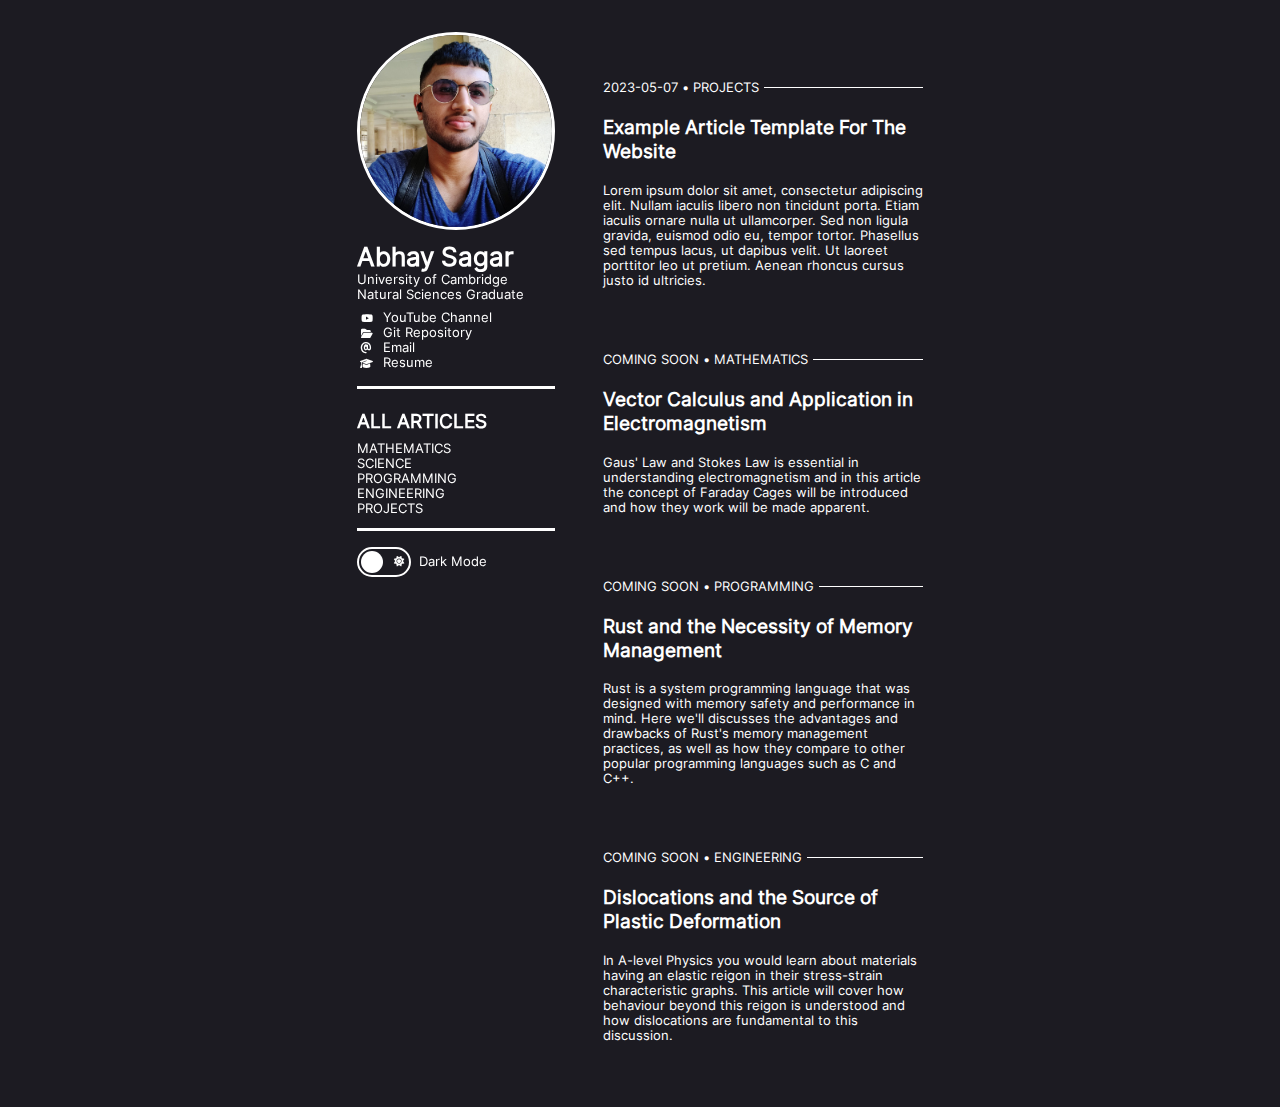
<file: index.html>
<!DOCTYPE html>
<html lang="en">

<head>
	<title>Homepage - Abhay Sagar</title>
	<link rel="icon" type="image/x-icon" href="assets/circle.png">

	<link rel="stylesheet" href="assets/styles_fonts.css">
	<link rel="stylesheet" href="assets/styles_home.css">

	<meta name="viewport" content="width=device-width, initial-scale=1.0">

	<meta charset="UTF-8" />
	
	<meta name="darkreader-lock">
</head>

<body>
	<div>
		<a href="#main" class="skip-to-content">Skip to Content</a>
		<header>
			<figure>
				<img src="assets/square.jpg" alt="Photo of Abhay's face" width="275">
				<figcaption>
					<h1>Abhay Sagar</h1>
					University of Cambridge<br>Natural Sciences Graduate
				</figcaption>
			</figure>
			
			<ul class="fa-ul" aria-label="Relevant External Links">					
				<li>
					<a href="https://www.youtube.com/veritasium">
					<span class="fa-li" aria-hidden="true"><i class="fa-brands fa-youtube"></i></span>
					YouTube Channel</a>
				</li>

				<li>
					<a href="https://www.github.com/delicious1341">
					<span class="fa-li" aria-hidden="true"><i class="fa-solid fa-folder-open"></i></span>
					Git Repository</a>
				</li>

				<li>
					<a href="mailto:abhaysagar.cv@gmail.com">
					<span class="fa-li" aria-hidden="true"><i class="fa-solid fa-at"></i></span>
					Email</a>
				</li>

				<li>
					<a href="./resume">
					<span class="fa-li" aria-hidden="true"><i class="fa-solid fa-graduation-cap"></i></span>
					Resume</a>
				</li>
			</ul>
		</header>
		
		<nav>
			<form id="radios" aria-label="Article Filter Links">
				<label><input type="radio" name="filters" id="all-filter" checked>All Articles</label>
				<label><input type="radio" name="filters" id="maths-filter">Mathematics</label>
				<label><input type="radio" name="filters" id="science-filter">Science</label>
				<label><input type="radio" name="filters" id="programming-filter">Programming</label>
				<label><input type="radio" name="filters" id="engineering-filter">Engineering</label>
				<label><input type="radio" name="filters" id="projects-filter" >Projects</label>
			</form>
		</nav>
		
		<aside>
			<input type="checkbox" id="dark-mode-switch" onclick="return saveDarkModePref();" tabindex="0">
			<label for="dark-mode-switch">
				<span class="checkbox-toggle">
					<i class="fa-solid fa-moon" aria-hidden="true"></i>
					<i class="fa-solid fa-sun" aria-hidden="true"></i>
					<span class="ball" aria-hidden="true"></span>
				</span>
				<span class="checkbox-label-words">Dark Mode</span>
			</label>
		</aside>
							
	</div>
		
	<main id="main">
		<ol aria-label="Published Article Links">
			<li>
				<blockquote cite="projects/example_article">
					<h2><a href="projects/example_article">Example Article Template For The Website</a></h2>
					<footer>
						<time>2023-05-07</time>
						<span aria-hidden="true"> • </span>
						<label for="projects-filter">Projects</label>
					</footer>
					Lorem ipsum dolor sit amet, consectetur adipiscing elit. Nullam iaculis libero non tincidunt porta. Etiam iaculis ornare nulla ut ullamcorper. Sed non ligula gravida, euismod odio eu, tempor tortor. Phasellus sed tempus lacus, ut dapibus velit. Ut laoreet porttitor leo ut pretium. Aenean rhoncus cursus justo id ultricies.
				</blockquote>
			</li>
		</ol>
		
		<ul aria-label="Upcoming Articles">
			<li>
				<blockquote>
					<h2>Vector Calculus and Application in Electromagnetism</h2>
					<footer>
						Coming Soon
						<span aria-hidden="true"> • </span>
						<label for="maths-filter">Mathematics</label>
					</footer>
					Gaus' Law and Stokes Law is essential in understanding electromagnetism and in this article the concept of Faraday Cages will be introduced and how they work will be made apparent.
				</blockquote>
			</li>

			<li>
				<blockquote>
					<h2>Rust and the Necessity of Memory Management</h2>
					<footer>
						Coming Soon
						<span aria-hidden="true"> • </span>
						<label for="programming-filter">Programming</label>
					</footer>
					Rust is a system programming language that was designed with memory safety and performance in mind. Here we'll discusses the advantages and drawbacks of Rust's memory management practices, as well as how they compare to other popular programming languages such as C and C++.
				</blockquote>
			</li>

			<li>
				<blockquote>
					<h2>Dislocations and the Source of Plastic Deformation</h2>
					<footer>
						Coming Soon
						<span aria-hidden="true"> • </span>
						<label for="engineering-filter">Engineering</label>
					</footer>
					In A-level Physics you would learn about materials having an elastic reigon in their stress-strain characteristic graphs. This article will cover how behaviour beyond this reigon is understood and how dislocations are fundamental to this discussion.
				</blockquote>
			</li>
		</ul>
	</main>
	<script src="assets/script_home.js"></script>
</body>
	
</html>
</file>
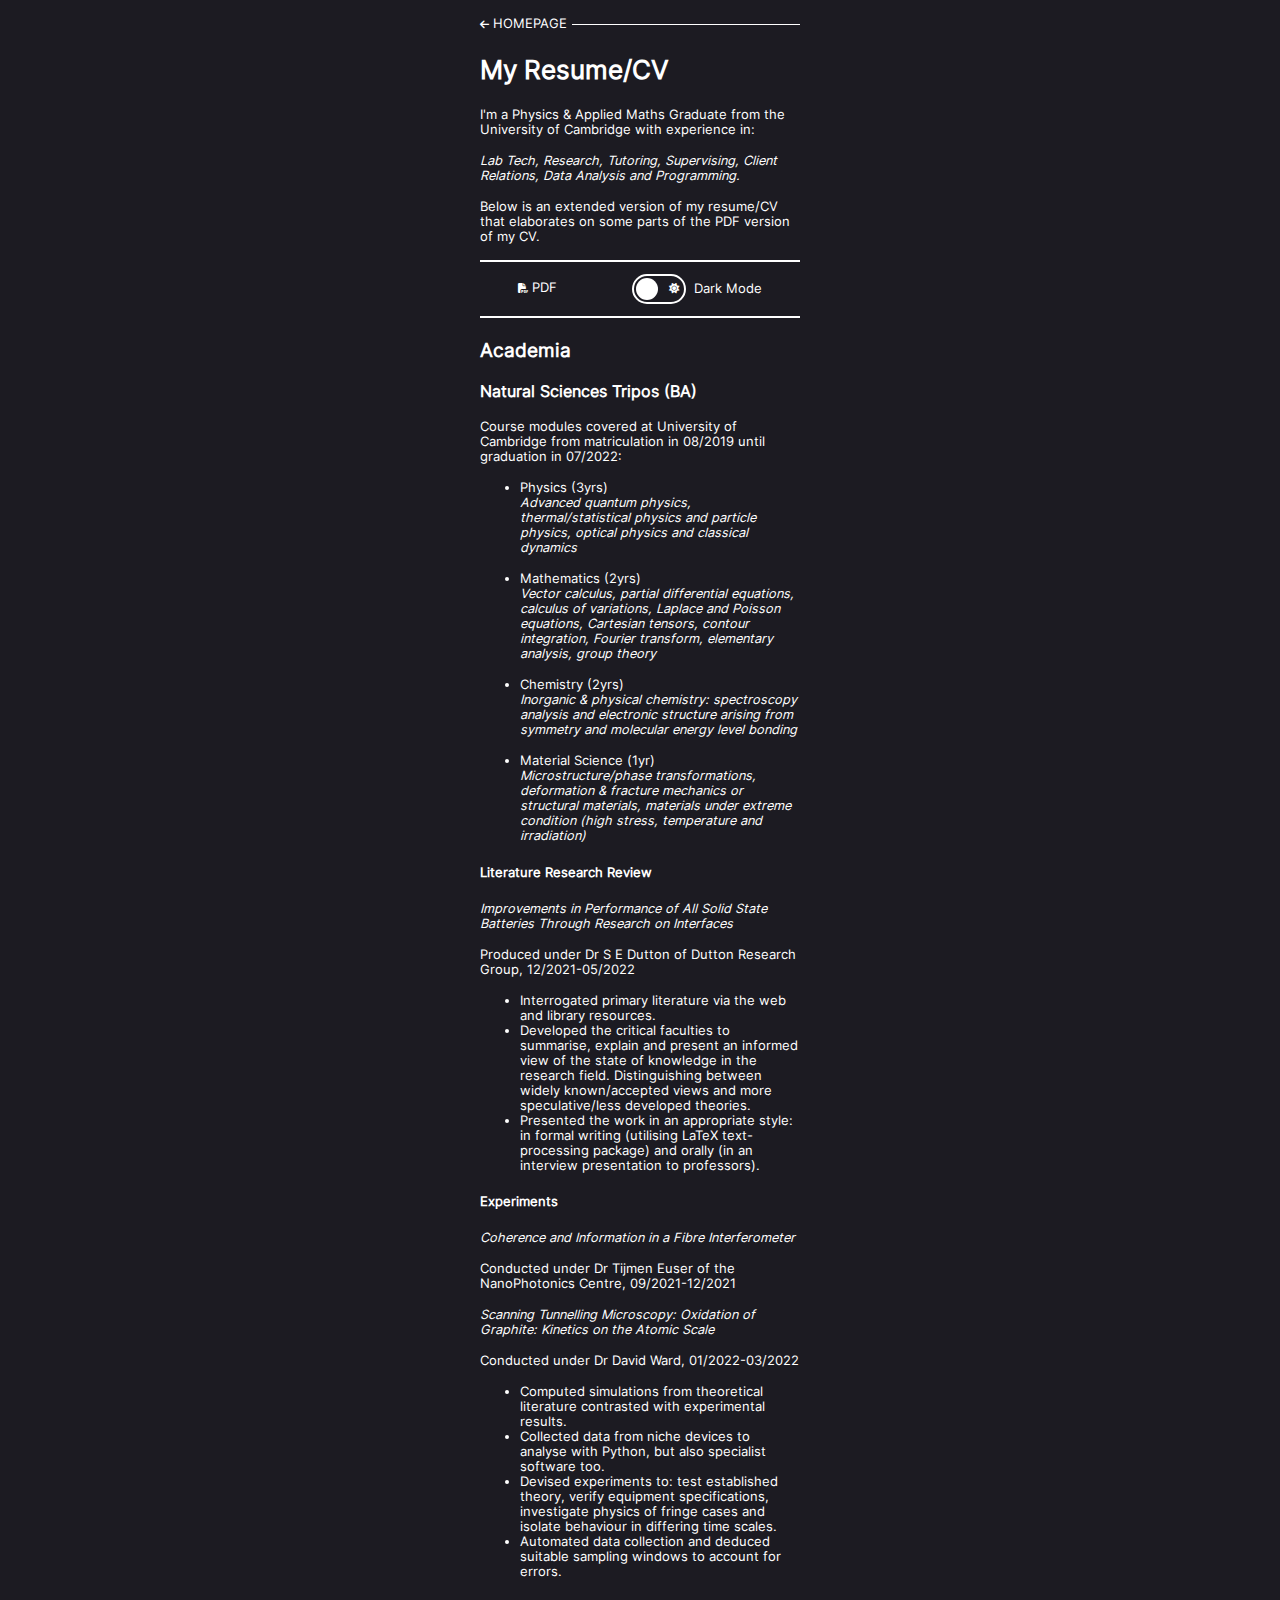
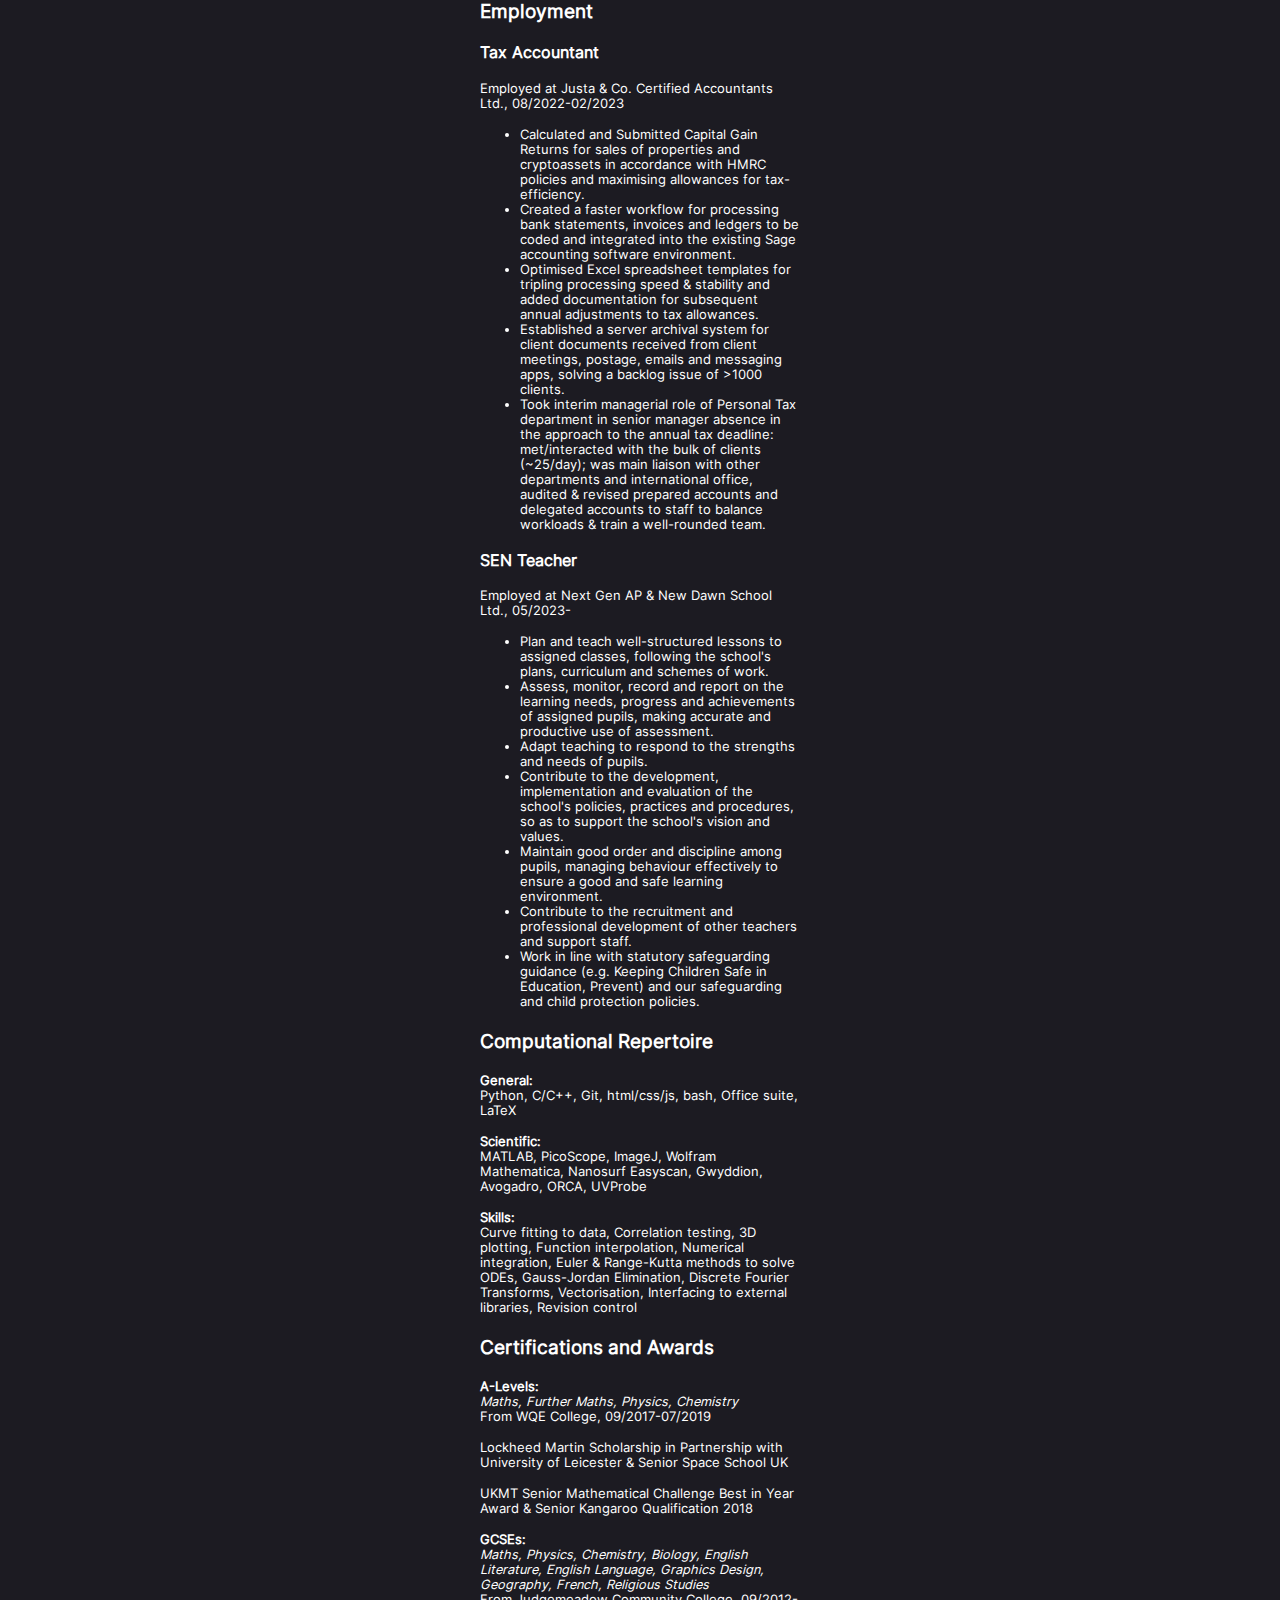
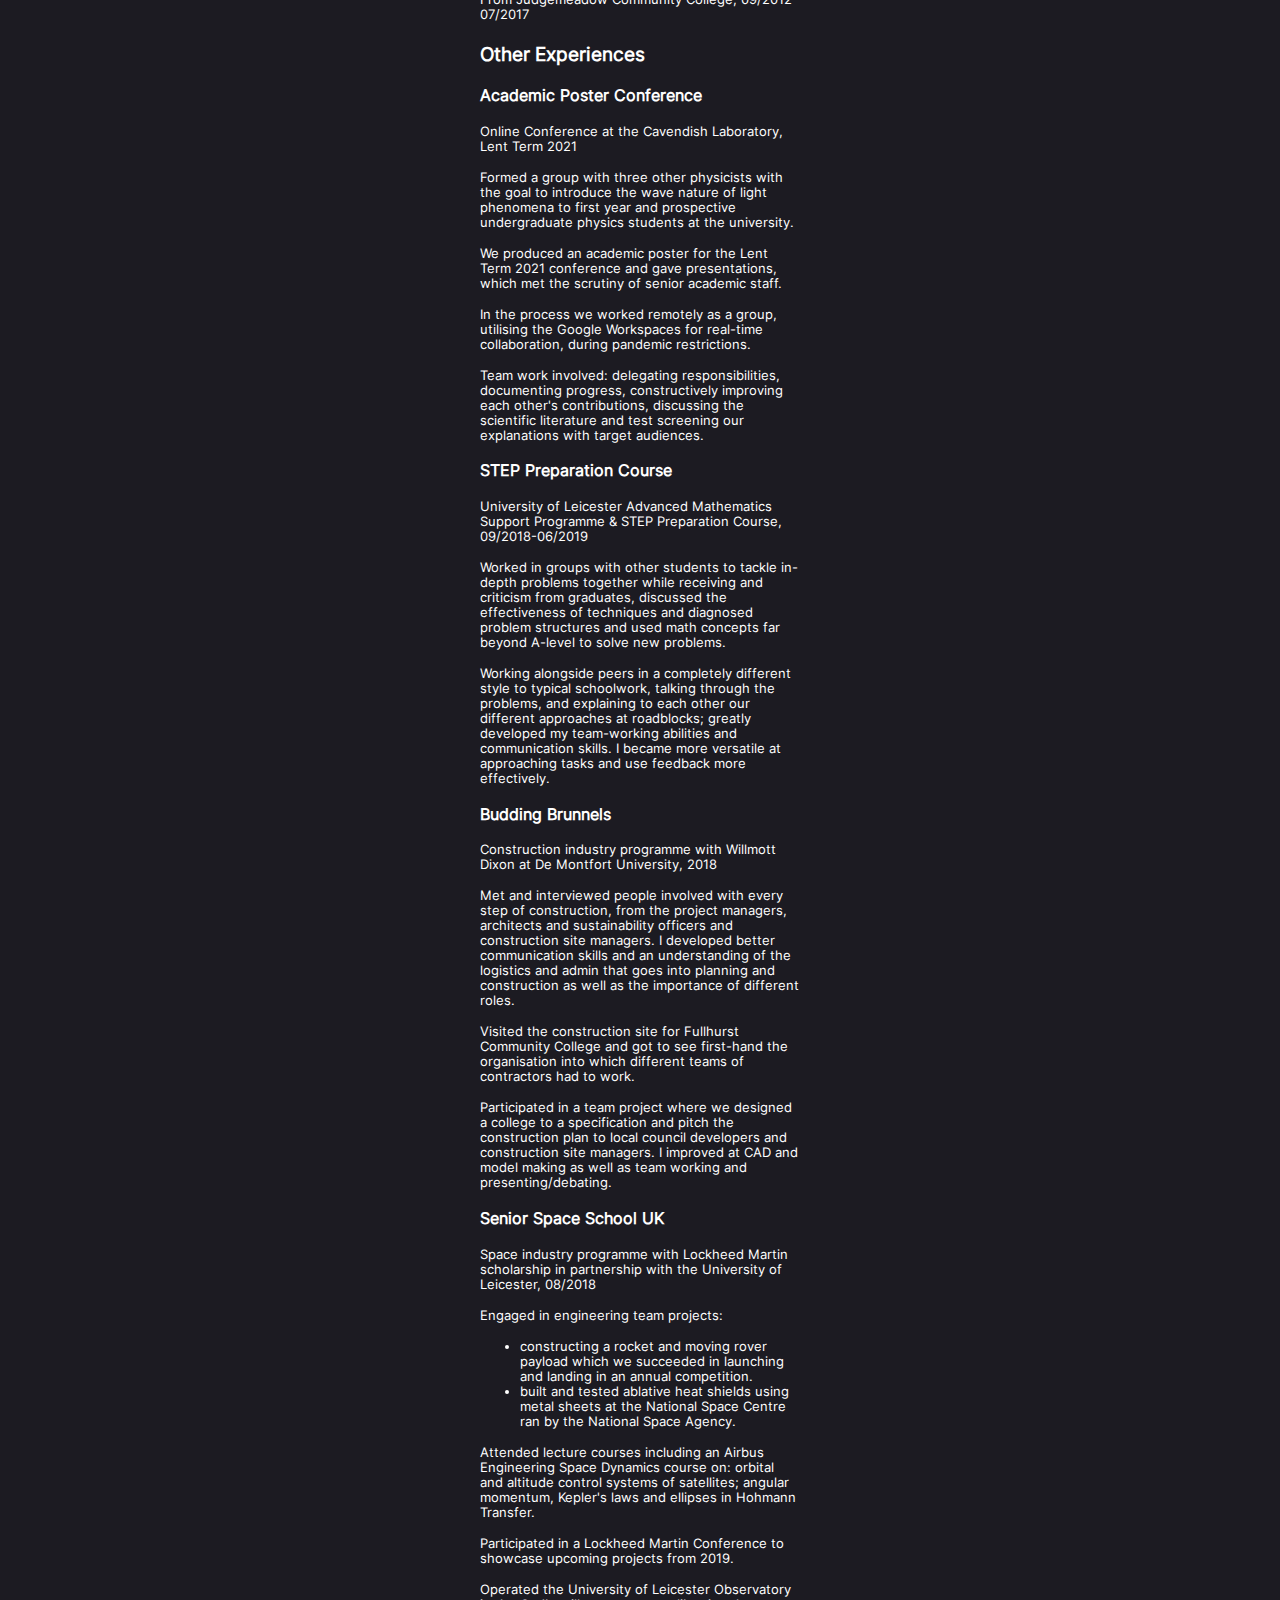
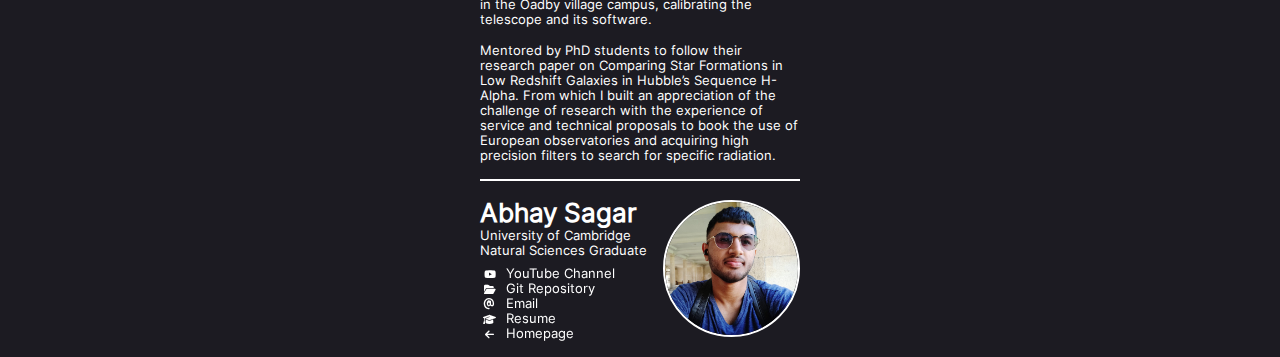
<file: resume.html>
<!DOCTYPE html>
<html lang="en">

<head>
	<title>Resume - Abhay Sagar</title>
	<link rel="icon" type="image/x-icon" href="assets/circle.png">

	<link rel="stylesheet" href="assets/styles_fonts.css">
	<link rel="stylesheet" href="assets/styles_article.css">

	<meta name="viewport" content="width=device-width, initial-scale=1.0">

	<meta charset="UTF-8" />

	<meta name="darkreader-lock">
</head>

<body>
	
	<a href="#main" class="skip-to-content">Skip to Content</a>
	<header>
		<a href="./" class="back-to-homepage">
			<i class="fa-solid fa-arrow-left" aria-hidden="true"></i>
			Homepage</a>
	</header>
	
	
	<main id="main">
		<section>
			<div>
				<h1>My Resume/CV</h1>
				<p>I'm a Physics & Applied Maths Graduate from the University of Cambridge with experience in:</p>
				<i>Lab Tech, Research, Tutoring, Supervising, Client Relations, Data Analysis and Programming.</i>
				<p>Below is an extended version of my resume/CV that elaborates on some parts of the PDF version of my CV.</p>
			</div>
		</section>

		<aside>
			<a href="resume/cv_online.pdf" class="pdf">
				<i class="fa-solid fa-file-pdf" aria-hidden="true"></i>
				PDF</a>
			
			<input type="checkbox" id="dark-mode-switch" onclick="return saveDarkModePref();" tabindex="0">
			<label for="dark-mode-switch">
				<span class="checkbox-toggle">
					<i class="fa-solid fa-moon" aria-hidden="true"></i>
					<i class="fa-solid fa-sun" aria-hidden="true"></i>
					<span class="ball" aria-hidden="true"></span>
				</span>
				<span class="checkbox-label-words">Dark Mode</span>
			</label>
			
			<input type="checkbox" id="table-of-contents-switch" onclick="" tabindex="0">
			<label for="table-of-contents-switch">
				<span class="checkbox-toggle">
					<i class="fa-solid fa-list-ol" aria-hidden="true"></i>
					<i class="fa-solid fa-bars" aria-hidden="true"></i>
					
					<span class="ball" aria-hidden="true"></span>
				</span>
				<span class="checkbox-label-words">Contents</span>
			</label>
		</aside>

		<nav>
		</nav>

		<section>
			<div>
				<h2>Academia</h2>
			</div>
				
			<section>
				<div>
					<h3>Natural Sciences Tripos (BA)</h3>
					<p>Course modules covered at University of Cambridge from matriculation in <time datetime="2019-08">08/2019</time> until graduation in <time datetime="2022-07">07/2022</time>:</p>
					<ul>
						<li>
							<p>Physics (3yrs)<br>
							<i>Advanced quantum physics, thermal/statistical physics and particle physics, optical physics and classical dynamics</i></p>
						</li>
						<li>
							<p>Mathematics (2yrs)<br>
							<i>Vector calculus, partial differential equations, calculus of variations, Laplace and Poisson equations, Cartesian tensors, contour integration, Fourier transform, elementary analysis, group theory</i></p>
						</li>
						<li>
							<p>Chemistry (2yrs)<br>
							<i>Inorganic & physical chemistry: spectroscopy analysis and electronic structure arising from symmetry and molecular energy level bonding</i></p>
						</li>
						<li>
							<p>Material Science (1yr)<br>
							<i>Microstructure/phase transformations, deformation & fracture mechanics or structural materials, materials under extreme condition (high stress, temperature and irradiation)</i></p>
						</li>
					</ul>
				</div>

				<section>
					<div>
						<h4>Literature Research Review</h4>
						<cite>Improvements in Performance of All Solid State Batteries Through Research on Interfaces</cite>
						<p>Produced under Dr S E Dutton of Dutton Research Group, <time datetime="2021-12">12/2021</time>-<time datetime="2022-05">05/2022</time></p>
						<ul>
							<li>Interrogated primary literature via the web and library resources.</li>
							<li>Developed the critical faculties to summarise, explain and present an informed view of the state of knowledge in the research field. Distinguishing between widely known/accepted views and more speculative/less developed theories.</li>
							<li>Presented the work in an appropriate style: in formal writing (utilising LaTeX text-processing package) and orally (in an interview presentation to professors).</li>
						</ul>
					</div>
				</section>

				<section>
					<div>
						<h4>Experiments</h4>
						<cite>Coherence and Information in a Fibre Interferometer</cite>
						<p>Conducted under Dr Tijmen Euser of the NanoPhotonics Centre, <time datetime="2021-09">09/2021</time>-<time datetime="2021-12">12/2021</time></p>
						<cite>Scanning Tunnelling Microscopy: Oxidation of Graphite: Kinetics on the Atomic Scale</cite>
						<p>Conducted under Dr David Ward, <time datetime="2022-01">01/2022</time>-<time datetime="2022-03">03/2022</time></p>
						<ul>
							<li>Computed simulations from theoretical literature contrasted with experimental results.</li>
							<li>Collected data from niche devices to analyse with Python, but also specialist software too.</li>
							<li>Devised experiments to: test established theory, verify equipment specifications, investigate physics of fringe cases and isolate behaviour in differing time scales.</li>
							<li>Automated data collection and deduced suitable sampling windows to account for errors.</li>
						</ul>
					</div>
				</section>
			</section>
		</section>

		<section>
			<div>
				<h2>Employment</h2>
			</div>
				
			<section>
				<div>
					<h3>Tax Accountant</h3>
					<p>Employed at Justa & Co. Certified Accountants Ltd., <time datetime="2022-08">08/2022</time>-<time datetime="2023-02">02/2023</time></p>
					<ul>
						<li>Calculated and Submitted Capital Gain Returns for sales of properties and cryptoassets in accordance with HMRC policies and maximising allowances for tax-efficiency.</li>
						<li>Created a faster workflow for processing bank statements, invoices and ledgers to be coded and integrated into the existing Sage accounting software environment.</li>
						<li>Optimised Excel spreadsheet templates for tripling processing speed & stability and added documentation for subsequent annual adjustments to tax allowances.</li>
						<li>Established a server archival system for client documents received from client meetings, postage, emails and messaging apps, solving a backlog issue of >1000 clients.</li>
						<li>Took interim managerial role of Personal Tax department in senior manager absence in the approach to the annual tax deadline: met/interacted with the bulk of clients (~25/day); was main liaison with other departments and international office, audited & revised prepared accounts and delegated accounts to staff to balance workloads & train a well-rounded team.</li>
					</ul>
				</div>
			</section>
			
			<section>
				<div>
					<h3>SEN Teacher</h3>
					<p>Employed at Next Gen AP & New Dawn School Ltd., <time datetime="2023-05">05/2023</time>-</p>
					<ul>
						<li>Plan and teach well-structured lessons to assigned classes, following the school's plans, curriculum and schemes of work.</li>
						<li>Assess, monitor, record and report on the learning needs, progress and achievements of assigned pupils, making accurate and productive use of assessment.</li>
						<li>Adapt teaching to respond to the strengths and needs of pupils.</li>
						<li>Contribute to the development, implementation and evaluation of the school's policies, practices and procedures, so as to support the school's vision and values.</li>
						<li>Maintain good order and discipline among pupils, managing behaviour effectively to ensure a good and safe learning environment.</li>
						<li>Contribute to the recruitment and professional development of other teachers and support staff.</li>
						<li>Work in line with statutory safeguarding guidance (e.g. Keeping Children Safe in Education, Prevent) and our safeguarding and child protection policies.</li>
					</ul>
				</div>
			</section>
		</section>

		<section>
			<div>
				<h2>Computational Repertoire</h2>
				<p><b>General:</b><br>Python, C/C++, Git, html/css/js, bash, Office suite, LaTeX</p>
				
				<p><b>Scientific:</b><br>MATLAB, PicoScope, ImageJ, Wolfram Mathematica, Nanosurf Easyscan, Gwyddion, Avogadro, ORCA, UVProbe</p>
				
				<p><b>Skills:</b><br>Curve fitting to data, Correlation testing, 3D plotting, Function interpolation, Numerical integration, Euler & Range-Kutta methods to solve ODEs, Gauss-Jordan Elimination, Discrete Fourier Transforms, Vectorisation, Interfacing to external libraries, Revision control</p>
			</div>
		</section>

		<section>
			<div>
				<h2>Certifications and Awards</h2>
				<p><b>A-Levels:</b><br>
					<i>Maths, Further Maths, Physics, Chemistry</i><br>
					From WQE College, <time datetime="2017-09">09/2017</time>-<time datetime="2019-07">07/2019</time></p>
					<p>Lockheed Martin Scholarship in Partnership with University of Leicester & Senior Space School UK</p>
					<p>UKMT Senior Mathematical Challenge Best in Year Award & Senior Kangaroo Qualification 2018</p>
				
				<p><b>GCSEs:</b><br>
					<i>Maths, Physics, Chemistry, Biology, English Literature, English Language, Graphics Design, Geography, French, Religious Studies</i><br>
					From Judgemeadow Community College, <time datetime="2017-09">09/2012</time>-<time datetime="2019-07">07/2017</time></p>
			</div>
		</section>

		<section>
			<div>
				<h2>Other Experiences</h2>
			</div>

			<section>
				<div>
					<h3>Academic Poster Conference</h3>
					<p>Online Conference at the Cavendish Laboratory, <time datetime="2021-03">Lent Term 2021</time></p>
					
					<p>Formed a group with three other physicists with the goal to introduce the wave nature of light phenomena to first year and prospective undergraduate physics students at the university.</p>
					<p>We produced an academic poster for the Lent Term 2021 conference and gave presentations, which met the scrutiny of senior academic staff.</p>
					<p>In the process we worked remotely as a group, utilising the Google Workspaces for real-time collaboration, during pandemic restrictions.</p>
					<p>Team work involved: delegating responsibilities, documenting progress, constructively improving each other's contributions, discussing the scientific literature and test screening our explanations with target audiences.</p>
				</div>
			</section>
			
			<section>
				<div>
					<h3>STEP Preparation Course</h3>
					<p>University of Leicester Advanced Mathematics Support Programme & STEP Preparation Course, <time datetime="2018-09">09/2018</time>-<time datetime="2019-06">06/2019</time></p>
					
					<p>Worked in groups with other students to tackle in-depth problems together while receiving and criticism from graduates, discussed the effectiveness of techniques and diagnosed problem structures and used math concepts far beyond A-level to solve new problems.</p>
					<p>Working alongside peers in a completely different style to typical schoolwork, talking through the problems, and explaining to each other our different approaches at roadblocks; greatly developed my team-working abilities and communication skills. I became more versatile at approaching tasks and use feedback more effectively.</p>
				</div>
			</section>

			<section>
				<div>
					<h3>Budding Brunnels</h3>
					<p>Construction industry programme with Willmott Dixon at De Montfort University, <time>2018</time></p>
					
					<p>Met and interviewed people involved with every step of construction, from the project managers, architects and sustainability officers and construction site managers. I developed better communication skills and an understanding of the logistics and admin that goes into planning and construction as well as the importance of different roles.</p>
					<p>Visited the construction site for Fullhurst Community College and got to see first-hand the organisation into which different teams of contractors had to work.</p>
					<p>Participated in a team project where we designed a college to a specification and pitch the construction plan to local council developers and construction site managers. I improved at CAD and model making as well as team working and presenting/debating.</p>
				</div>
			</section>

			<section>
				<div>
					<h3>Senior Space School UK</h3>
					<p>Space industry programme with Lockheed Martin scholarship in partnership with the University of Leicester, <time datetime="2018-08">08/2018</time></p>
					
					<p>Engaged in engineering team projects:</p>
					<ul>
						<li>constructing a rocket and moving rover payload which we succeeded in launching and landing in an annual competition.</li>
						<li>built and tested ablative heat shields using metal sheets at the National Space Centre ran by the National Space Agency.</li>
					</ul>

					<p>Attended lecture courses including an Airbus Engineering Space Dynamics course on: orbital and altitude control systems of satellites; angular momentum, Kepler's laws and ellipses in Hohmann Transfer.</p>
					<p>Participated in a Lockheed Martin Conference to showcase upcoming projects from 2019.</p>
					<p>Operated the University of Leicester Observatory in the Oadby village campus, calibrating the telescope and its software.</p>
					<p>Mentored by PhD students to follow their research paper on Comparing Star Formations in Low Redshift Galaxies in Hubble’s Sequence H-Alpha. From which I built an appreciation of the challenge of research with the experience of service and technical proposals to book the use of European observatories and acquiring high precision filters to search for specific radiation.</p>
				</div>
			</section>
		</section>
	</main>

	<footer>

		<figure>
			<img src="assets/square.jpg" alt="Photo of Abhay's face" width="275">
			<figcaption>
				<strong>Abhay Sagar</strong>
				<br>
				University of Cambridge
				<br>
				Natural Sciences Graduate
			</figcaption>
		</figure>

		<ul class="fa-ul" aria-label="Relevant External Links">
			<li>
				<a href="https://www.youtube.com/veritasium">
					<span class="fa-li" aria-hidden="true"><i class="fa-brands fa-youtube"></i></span>
					YouTube Channel</a>
			</li>

			<li>
				<a href="https://www.github.com/delicious1341">
					<span class="fa-li" aria-hidden="true"><i class="fa-solid fa-folder-open"></i></span>
					Git Repository</a>
			</li>

			<li>
				<a href="mailto:abhaysagar.cv@gmail.com">
					<span class="fa-li" aria-hidden="true"><i class="fa-solid fa-at"></i></span>
					Email</a>
			</li>

			<li>
				<a href="./resume">
					<span class="fa-li" aria-hidden="true"><i class="fa-solid fa-graduation-cap"></i></span>
					Resume</a>
			</li>

			<li>
				<a href="./">
					<span class="fa-li" aria-hidden="true"><i class="fa-solid fa-arrow-left"></i></span>
					Homepage</a>
			</li>
		</ul>
	</footer>


	<script src="assets/script_article.js"></script>
</body>

</html>
</file>
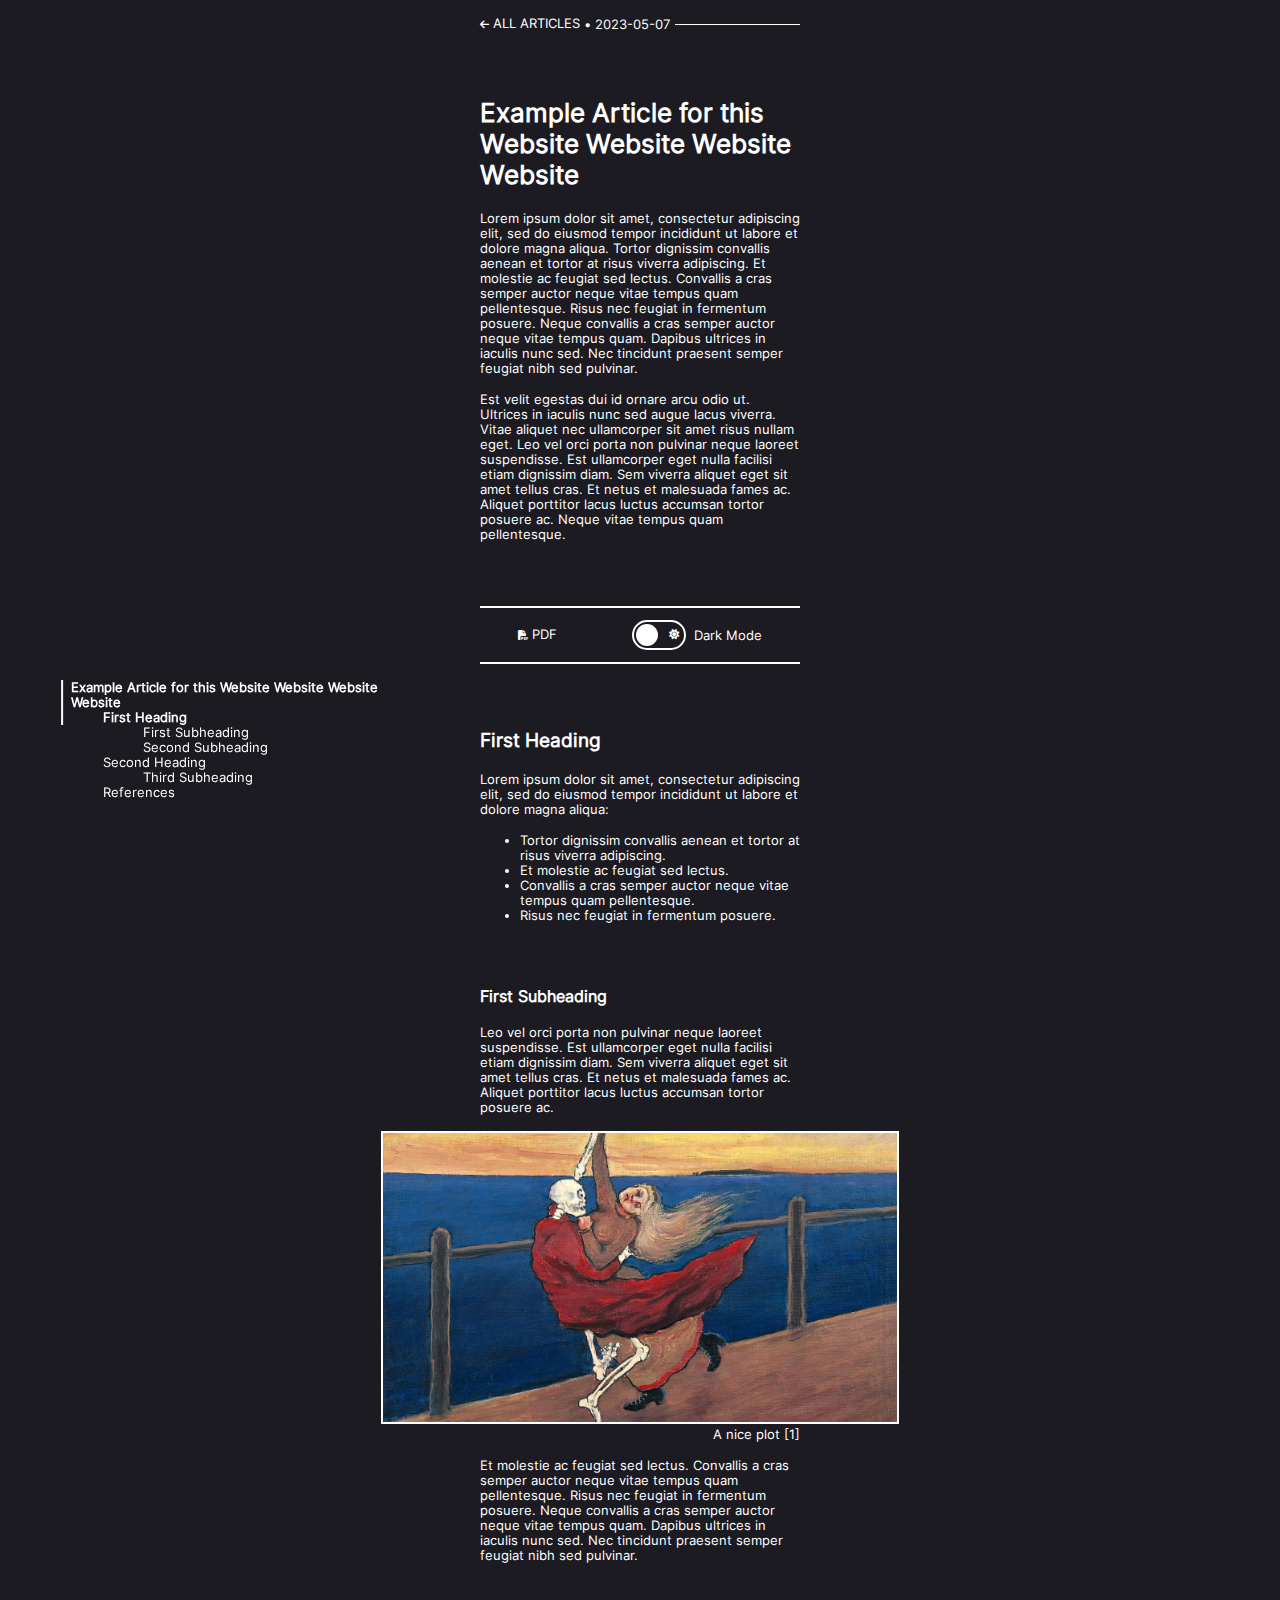
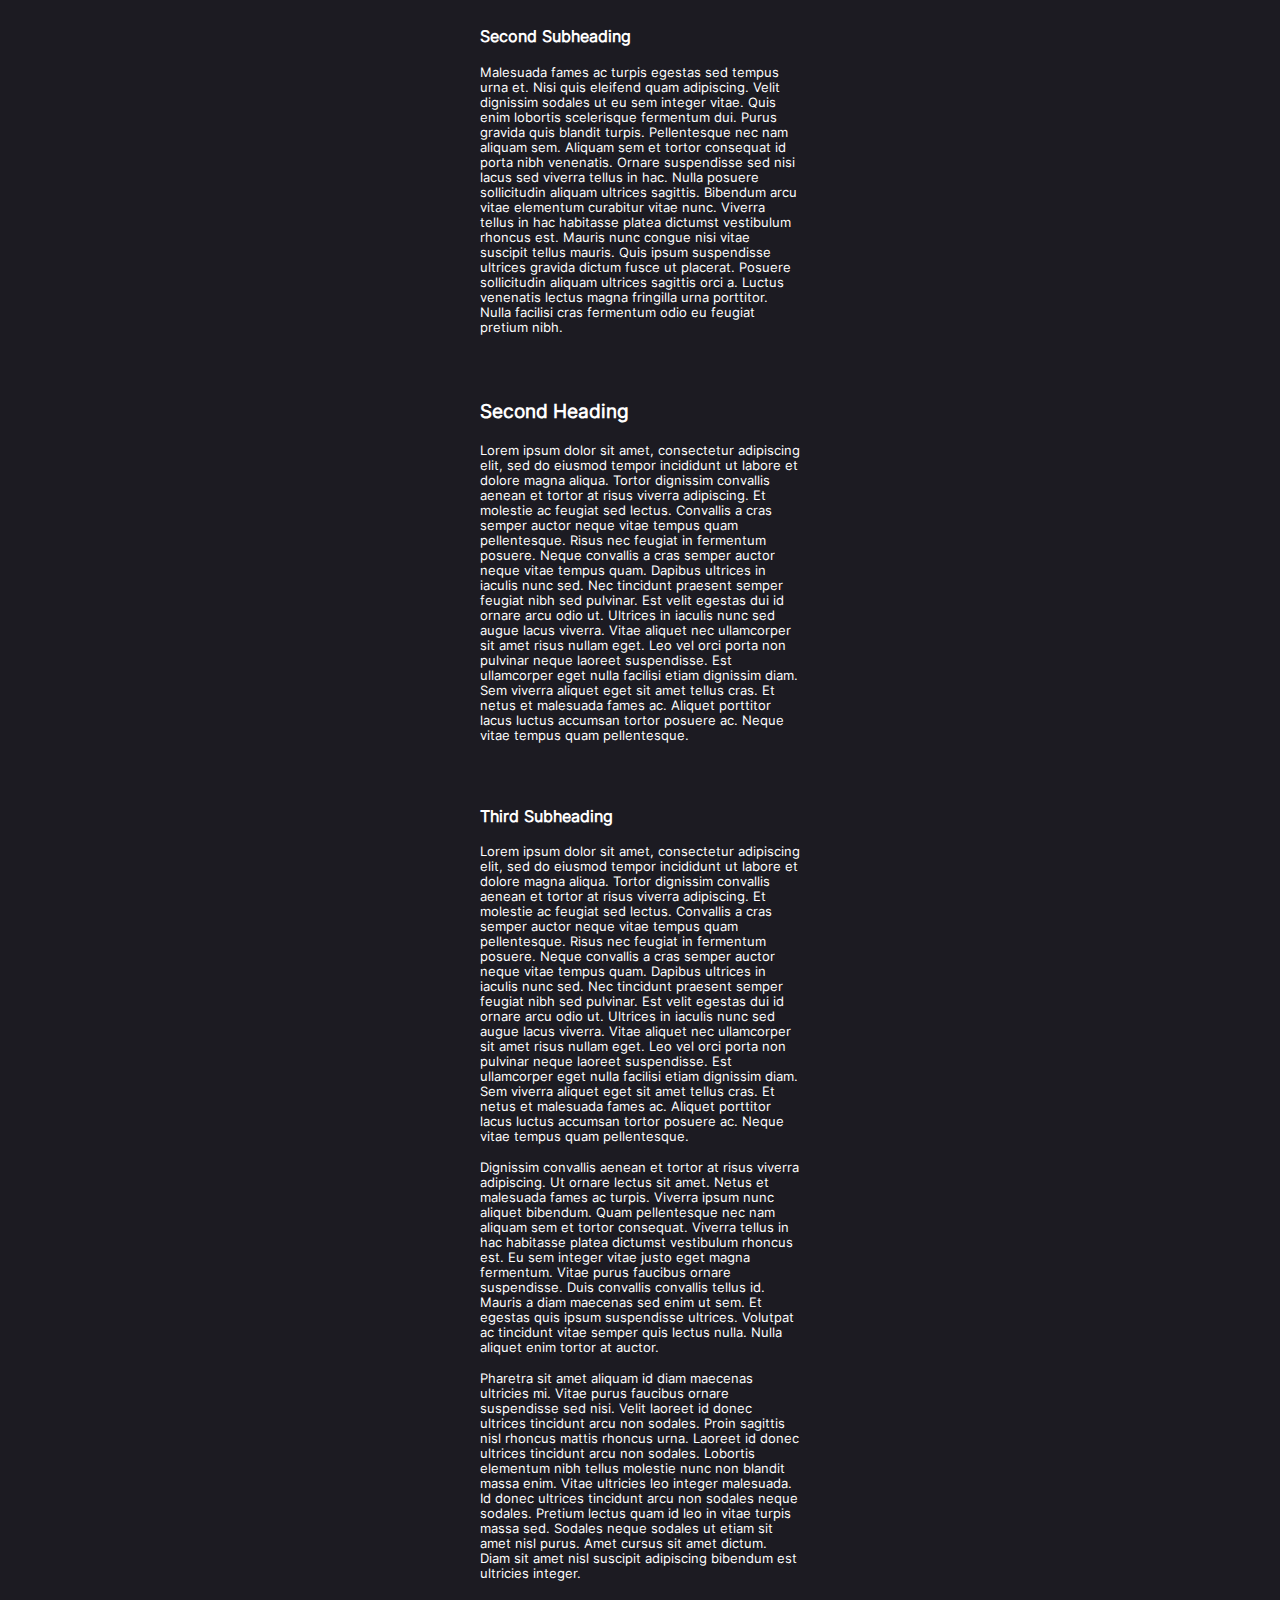
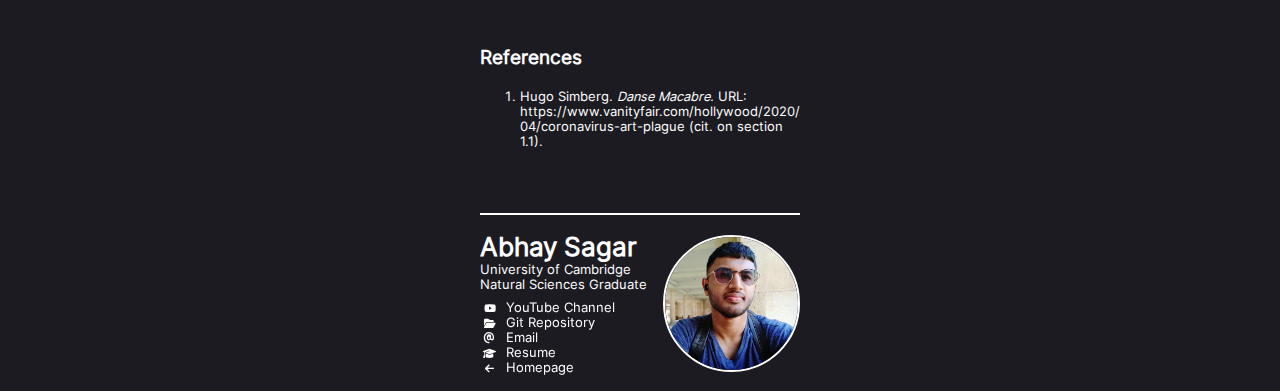
<file: projects/example_article.html>
<!DOCTYPE html>
<html lang="en">

<head>
	<title>Example Article - Abhay Sagar</title>
	<link rel="icon" type="image/x-icon" href="../assets/circle.png">

	<link rel="stylesheet" href="../assets/styles_fonts.css">
	<link rel="stylesheet" href="../assets/styles_article.css">

	<meta name="viewport" content="width=device-width, initial-scale=1.0">

	<meta charset="UTF-8" />

	<meta name="darkreader-lock">
</head>

<body>
	
	<a href="#main" class="skip-to-content">Skip to Content</a>
	<header>
		<a href="../" class="back-to-homepage">
			<i class="fa-solid fa-arrow-left" aria-hidden="true"></i>
			All Articles</a>
		<span aria-hidden="true"> • </span>
		<time>2023-05-07</time>
	</header>
	
	
	<main id="main">
		<div class="indirect">
			<div class="direct">
				<h1>Example Article for this Website Website Website Website</h1>
				<p>Lorem ipsum dolor sit amet, consectetur adipiscing elit, sed do eiusmod tempor incididunt ut labore et dolore
				magna aliqua. Tortor dignissim convallis aenean et tortor at risus viverra adipiscing. Et molestie ac
				feugiat sed lectus. Convallis a cras semper auctor neque vitae tempus quam pellentesque. Risus nec feugiat
				in fermentum posuere. Neque convallis a cras semper auctor neque vitae tempus quam. Dapibus ultrices in
				iaculis nunc sed. Nec tincidunt praesent semper feugiat nibh sed pulvinar.</p>
				<p>Est velit egestas dui id ornare arcu odio ut. Ultrices in iaculis nunc sed augue lacus viverra. Vitae aliquet
				nec ullamcorper sit amet risus nullam eget. Leo vel orci porta non pulvinar neque laoreet suspendisse. Est
				ullamcorper eget nulla facilisi etiam dignissim diam. Sem viverra aliquet eget sit amet tellus cras. Et
				netus et malesuada fames ac. Aliquet porttitor lacus luctus accumsan tortor posuere ac. Neque vitae tempus
				quam pellentesque.</p>
			</div>
		</div>

		<aside>
			<a href="example_article/example.pdf" class="pdf">
				<i class="fa-solid fa-file-pdf" aria-hidden="true"></i>
				PDF</a>
			
			<input type="checkbox" id="dark-mode-switch" onclick="return saveDarkModePref();" tabindex="0">
			<label for="dark-mode-switch">
				<span class="checkbox-toggle">
					<i class="fa-solid fa-moon" aria-hidden="true"></i>
					<i class="fa-solid fa-sun" aria-hidden="true"></i>
					<span class="ball" aria-hidden="true"></span>
				</span>
				<span class="checkbox-label-words">Dark Mode</span>
			</label>
			
			<input type="checkbox" id="table-of-contents-switch" onclick="" tabindex="0">
			<label for="table-of-contents-switch">
				<span class="checkbox-toggle">
					<i class="fa-solid fa-list-ol" aria-hidden="true"></i>
					<i class="fa-solid fa-bars" aria-hidden="true"></i>
					
					<span class="ball" aria-hidden="true"></span>
				</span>
				<span class="checkbox-label-words">Contents</span>
			</label>
		</aside>

		<nav>
		</nav>

		<div class="indirect">
			<div class="direct">
				<h2>First Heading</h2>
				<p>Lorem ipsum dolor sit amet, consectetur adipiscing elit, sed do eiusmod tempor incididunt ut labore et dolore
					magna aliqua:
					<ul>
						<li>Tortor dignissim convallis aenean et tortor at risus viverra adipiscing.</li>
						<li>Et molestie ac feugiat sed lectus.</li>
						<li>Convallis a cras semper auctor neque vitae tempus quam pellentesque.</li>
						<li>Risus nec feugiat in fermentum posuere.</li>
					</ul>
				</p>
			</div>
			
				
			<div class="indirect">
				<div class="direct">
					<h3>First Subheading</h3>
					<p>Leo vel orci porta non pulvinar neque laoreet suspendisse. Est ullamcorper eget nulla facilisi etiam
						dignissim diam. Sem viverra aliquet eget sit amet tellus cras. Et netus et malesuada fames ac. Aliquet
						porttitor lacus luctus accumsan tortor posuere ac.</p>
					<figure>
						<img src="example_article/ref.jpeg"
							alt="painting of a skeleton and blonde woman dancing together on a pier above the evening ocean"
							width="320">
						<figcaption>A nice plot <a id="ref-1" href="#ref-list-1">[1]</a></figcaption>
					</figure>
					<p>Et molestie ac feugiat sed lectus. Convallis a cras semper auctor neque vitae tempus quam pellentesque. Risus
						nec feugiat in fermentum posuere. Neque convallis a cras semper auctor neque vitae tempus quam. Dapibus
						ultrices in iaculis nunc sed. Nec tincidunt praesent semper feugiat nibh sed pulvinar.</p>
				</div>
			</div>
				
			<div class="indirect">
				<div class="direct">
					<h3>Second Subheading</h3>
					<p>Malesuada fames ac turpis egestas sed tempus urna et. Nisi quis eleifend quam adipiscing. Velit dignissim
						sodales ut eu sem integer vitae. Quis enim lobortis scelerisque fermentum dui. Purus gravida quis blandit
						turpis. Pellentesque nec nam aliquam sem. Aliquam sem et tortor consequat id porta nibh venenatis. Ornare
						suspendisse sed nisi lacus sed viverra tellus in hac. Nulla posuere sollicitudin aliquam ultrices sagittis.
						Bibendum arcu vitae elementum curabitur vitae nunc. Viverra tellus in hac habitasse platea dictumst
						vestibulum rhoncus est. Mauris nunc congue nisi vitae suscipit tellus mauris. Quis ipsum suspendisse
						ultrices gravida dictum fusce ut placerat. Posuere sollicitudin aliquam ultrices sagittis orci a. Luctus
						venenatis lectus magna fringilla urna porttitor. Nulla facilisi cras fermentum odio eu feugiat pretium nibh.</p>
				</div>
			</div>
		</div>

		<div class="indirect">
			<div class="direct">
				<h2>Second Heading</h2>
				<p>Lorem ipsum dolor sit amet, consectetur adipiscing elit, sed do eiusmod tempor incididunt ut labore et dolore
					magna aliqua. Tortor dignissim convallis aenean et tortor at risus viverra adipiscing. Et molestie ac
					feugiat sed lectus. Convallis a cras semper auctor neque vitae tempus quam pellentesque. Risus nec feugiat
					in fermentum posuere. Neque convallis a cras semper auctor neque vitae tempus quam. Dapibus ultrices in
					iaculis nunc sed. Nec tincidunt praesent semper feugiat nibh sed pulvinar. Est velit egestas dui id ornare
					arcu odio ut. Ultrices in iaculis nunc sed augue lacus viverra. Vitae aliquet nec ullamcorper sit amet risus
					nullam eget. Leo vel orci porta non pulvinar neque laoreet suspendisse. Est ullamcorper eget nulla facilisi
					etiam dignissim diam. Sem viverra aliquet eget sit amet tellus cras. Et netus et malesuada fames ac. Aliquet
					porttitor lacus luctus accumsan tortor posuere ac. Neque vitae tempus quam pellentesque.</p>
			</div>
				
			<div class="indirect">
				<div class="direct">
					<h3>Third Subheading</h3>
					<p>Lorem ipsum dolor sit amet, consectetur adipiscing elit, sed do eiusmod tempor incididunt ut labore et dolore
					magna aliqua. Tortor dignissim convallis aenean et tortor at risus viverra adipiscing. Et molestie ac
					feugiat sed lectus. Convallis a cras semper auctor neque vitae tempus quam pellentesque. Risus nec feugiat
					in fermentum posuere. Neque convallis a cras semper auctor neque vitae tempus quam. Dapibus ultrices in
					iaculis nunc sed. Nec tincidunt praesent semper feugiat nibh sed pulvinar. Est velit egestas dui id ornare
					arcu odio ut. Ultrices in iaculis nunc sed augue lacus viverra. Vitae aliquet nec ullamcorper sit amet risus
					nullam eget. Leo vel orci porta non pulvinar neque laoreet suspendisse. Est ullamcorper eget nulla facilisi
					etiam dignissim diam. Sem viverra aliquet eget sit amet tellus cras. Et netus et malesuada fames ac. Aliquet
					porttitor lacus luctus accumsan tortor posuere ac. Neque vitae tempus quam pellentesque.</p>
					<p>Dignissim convallis aenean et tortor at risus viverra adipiscing. Ut ornare lectus sit amet. Netus et
					malesuada fames ac turpis. Viverra ipsum nunc aliquet bibendum. Quam pellentesque nec nam aliquam sem et
					tortor consequat. Viverra tellus in hac habitasse platea dictumst vestibulum rhoncus est. Eu sem integer
					vitae justo eget magna fermentum. Vitae purus faucibus ornare suspendisse. Duis convallis convallis tellus
					id. Mauris a diam maecenas sed enim ut sem. Et egestas quis ipsum suspendisse ultrices. Volutpat ac
					tincidunt vitae semper quis lectus nulla. Nulla aliquet enim tortor at auctor.</p>
					<p>Pharetra sit amet aliquam id diam maecenas ultricies mi. Vitae purus faucibus ornare suspendisse sed nisi.
					Velit laoreet id donec ultrices tincidunt arcu non sodales. Proin sagittis nisl rhoncus mattis rhoncus urna.
					Laoreet id donec ultrices tincidunt arcu non sodales. Lobortis elementum nibh tellus molestie nunc non
					blandit massa enim. Vitae ultricies leo integer malesuada. Id donec ultrices tincidunt arcu non sodales
					neque sodales. Pretium lectus quam id leo in vitae turpis massa sed. Sodales neque sodales ut etiam sit amet
					nisl purus. Amet cursus sit amet dictum. Diam sit amet nisl suscipit adipiscing bibendum est ultricies
					integer.</p>
				</div>
			</div>
		</div>

		<div class="indirect">
			<div class="direct">
				<h2>References</h2>
				<ol>
					<li id="ref-list-1">
						Hugo Simberg. <i>Danse Macabre.</i> URL: <a
							href="https://www.vanityfair.com/hollywood/2020/04/coronavirus-art-plague">https://www.vanityfair.com/hollywood/2020/04/coronavirus-art-plague</a>
						(cit. on <a href="#ref-1">section 1.1</a>).
					</li>
				</ol>
			</div>
		</div>

	</main>

	<footer>

		<figure>
			<img src="../assets/square.jpg" alt="Photo of Abhay's face" width="275">
			<figcaption>
				<strong>Abhay Sagar</strong>
				<br>
				University of Cambridge
				<br>
				Natural Sciences Graduate
			</figcaption>
		</figure>

		<ul class="fa-ul" aria-label="Relevant External Links">
			<li>
				<a href="https://www.youtube.com/veritasium">
					<span class="fa-li" aria-hidden="true"><i class="fa-brands fa-youtube"></i></span>
					YouTube Channel</a>
			</li>

			<li>
				<a href="https://www.github.com/delicious1341">
					<span class="fa-li" aria-hidden="true"><i class="fa-solid fa-folder-open"></i></span>
					Git Repository</a>
			</li>

			<li>
				<a href="mailto:abhaysagar.cv@gmail.com">
					<span class="fa-li" aria-hidden="true"><i class="fa-solid fa-at"></i></span>
					Email</a>
			</li>

			<li>
				<a href="../resume">
					<span class="fa-li" aria-hidden="true"><i class="fa-solid fa-graduation-cap"></i></span>
					Resume</a>
			</li>

			<li>
				<a href="../">
					<span class="fa-li" aria-hidden="true"><i class="fa-solid fa-arrow-left"></i></span>
					Homepage</a>
			</li>
		</ul>
	</footer>


	<script src="../assets/script_article.js"></script>
</body>

</html>
</file>
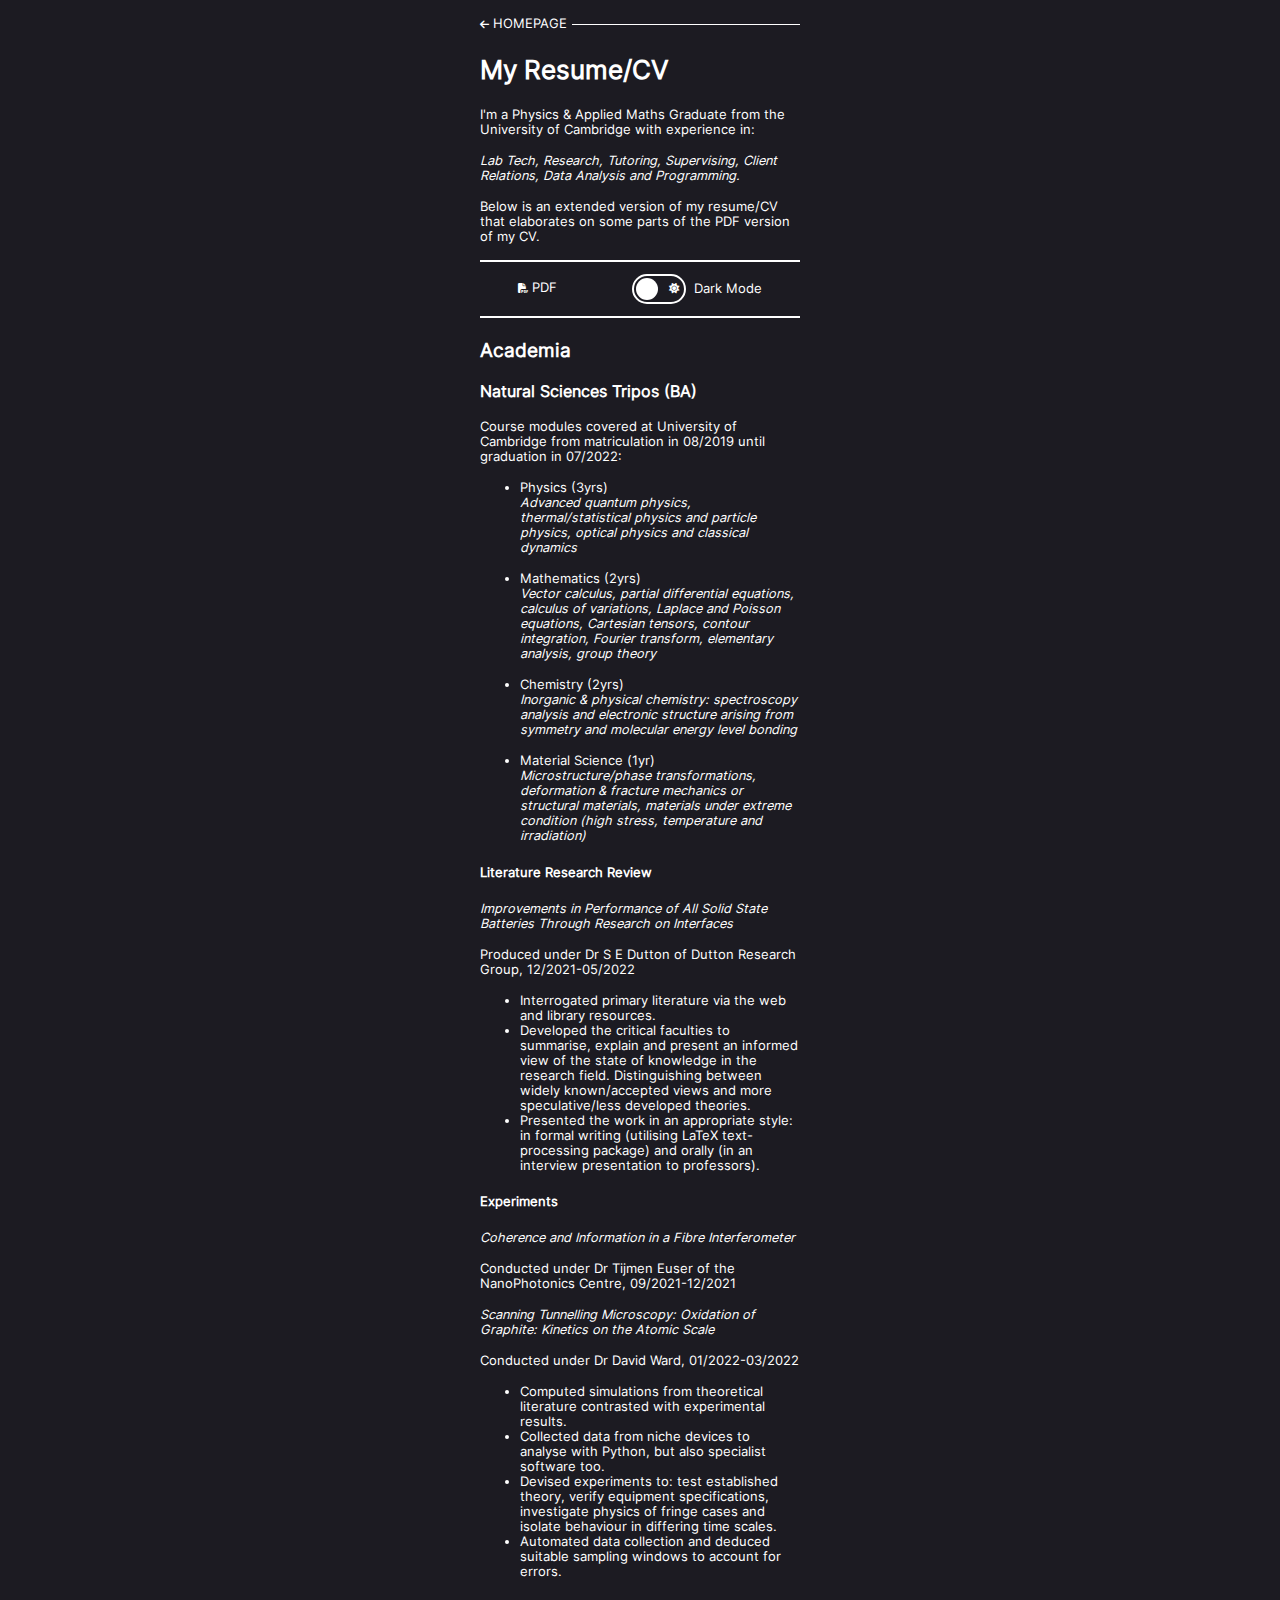
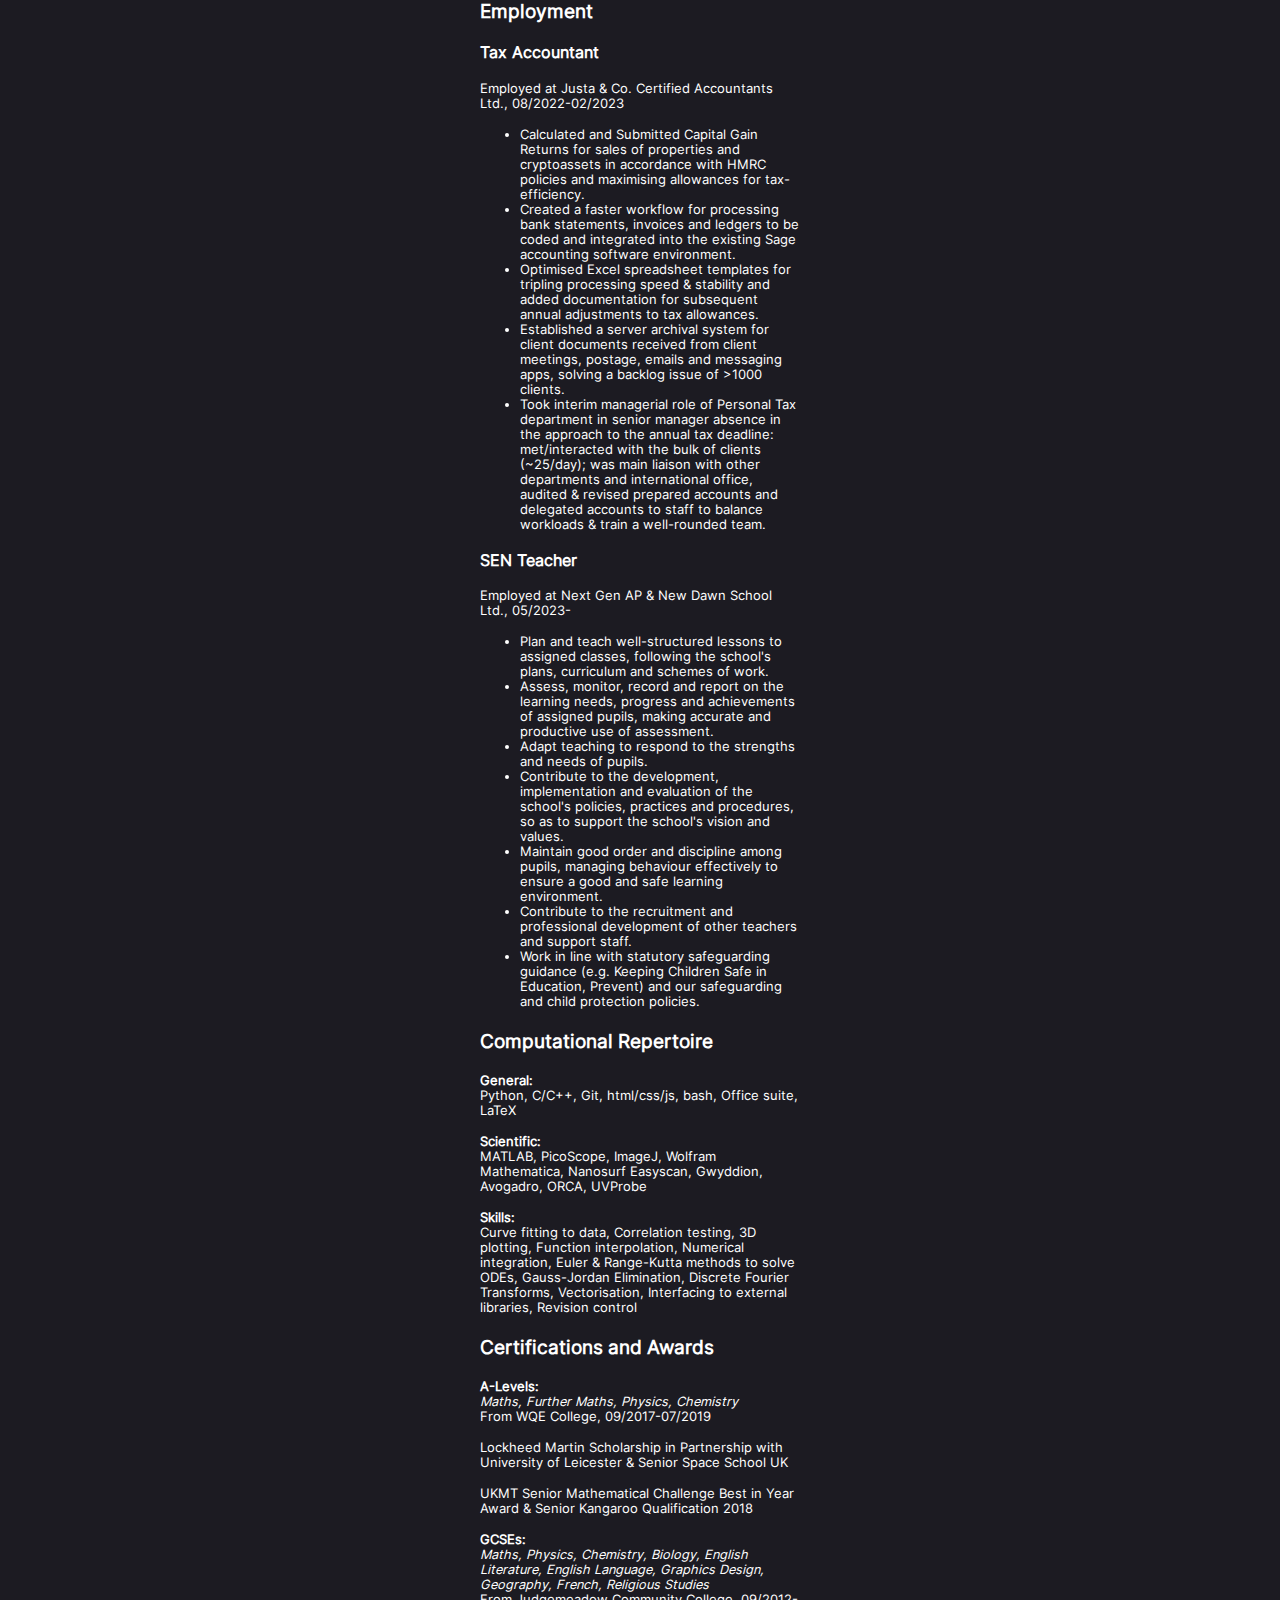
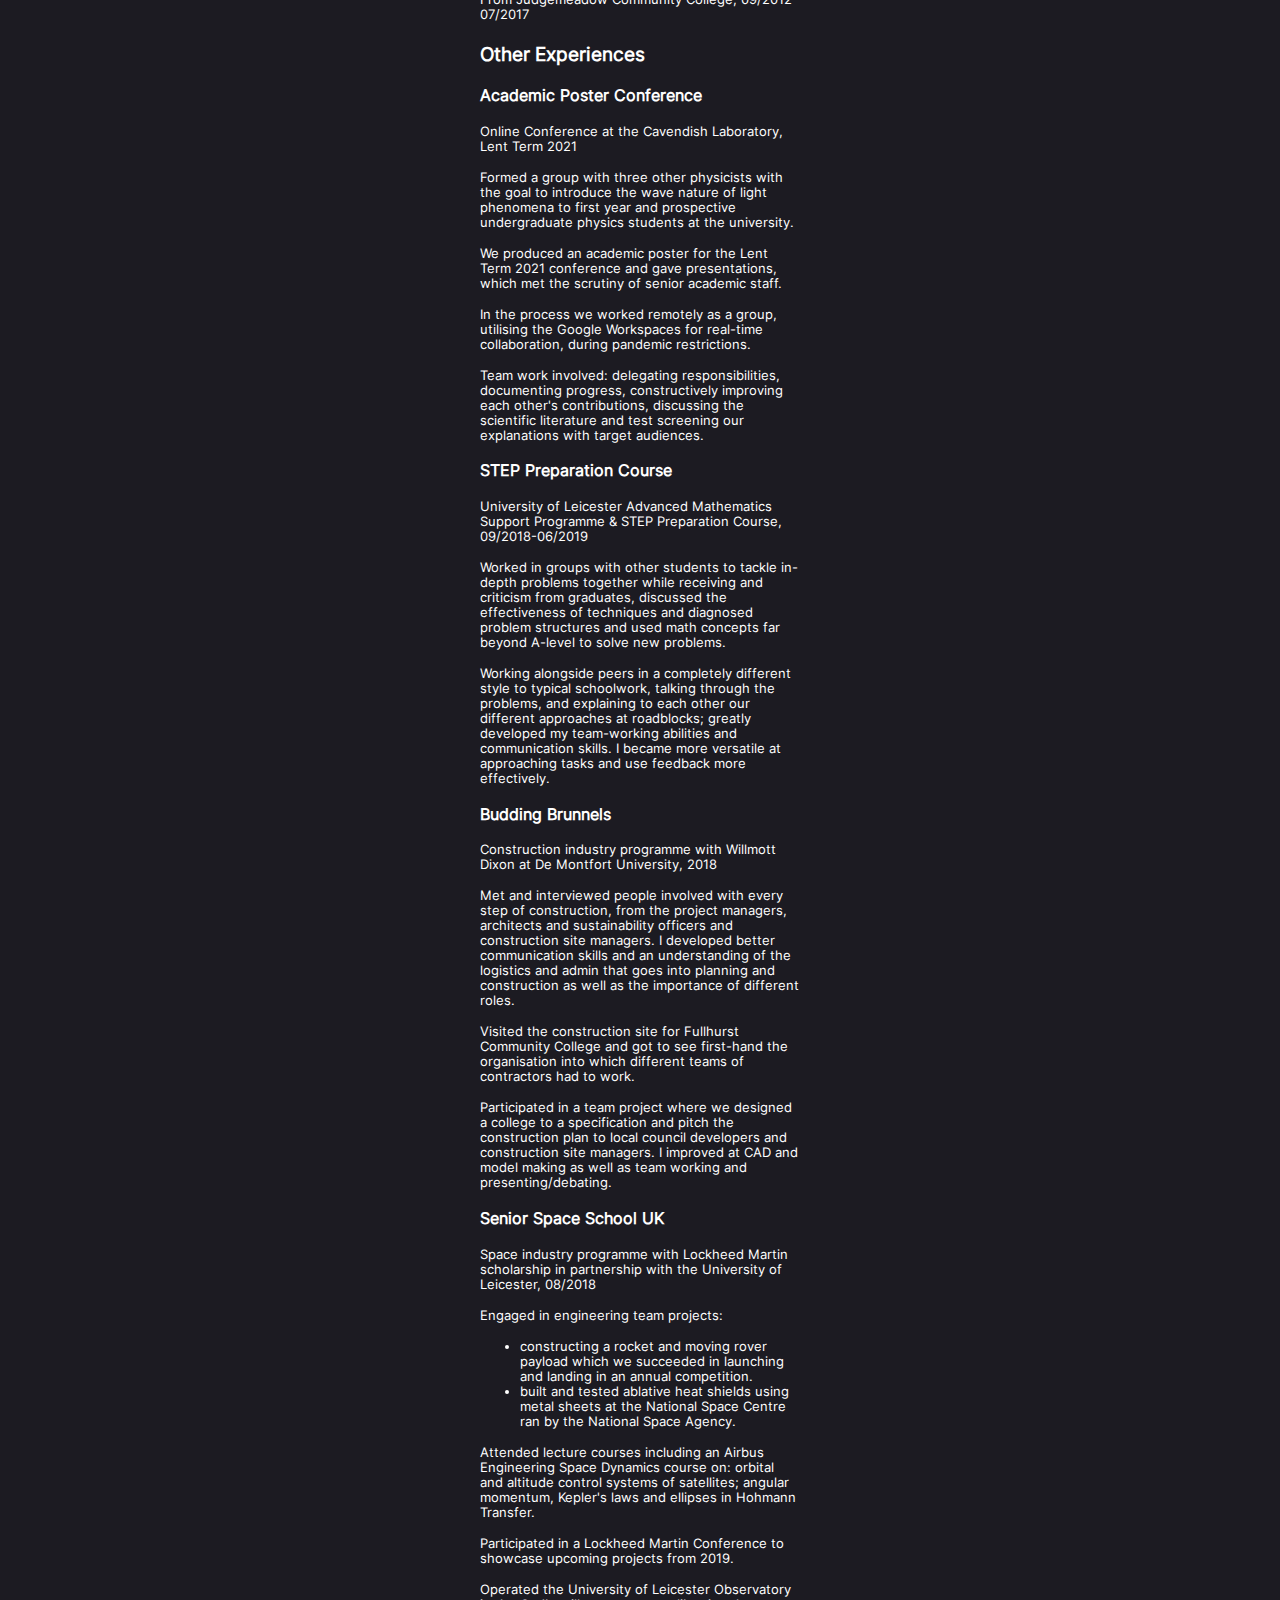
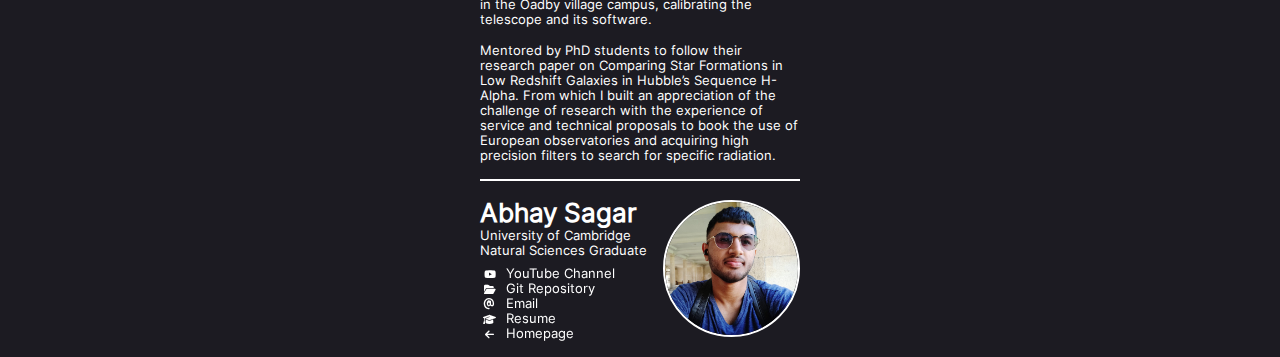
<file: resume/resume.html>
<!DOCTYPE html>
<html lang="en">

<head>
	<title>Resume - Abhay Sagar</title>
	<link rel="icon" type="image/x-icon" href="../assets/circle.png">

	<link rel="stylesheet" href="../assets/styles_fonts.css">
	<link rel="stylesheet" href="../assets/styles_article.css">

	<meta name="viewport" content="width=device-width, initial-scale=1.0">

	<meta charset="UTF-8" />

	<meta name="darkreader-lock">
</head>

<body>
	
	<a href="#main" class="skip-to-content">Skip to Content</a>
	<header>
		<a href="../index.html" class="back-to-homepage">
			<i class="fa-solid fa-arrow-left" aria-hidden="true"></i>
			Homepage</a>
	</header>
	
	
	<main id="main">
		<section>
			<div>
				<h1>My Resume/CV</h1>
				<p>I'm a Physics & Applied Maths Graduate from the University of Cambridge with experience in:</p>
				<i>Lab Tech, Research, Tutoring, Supervising, Client Relations, Data Analysis and Programming.</i>
				<p>Below is an extended version of my resume/CV that elaborates on some parts of the PDF version of my CV.</p>
			</div>
		</section>

		<aside>
			<a href="cv_online.pdf" class="pdf">
				<i class="fa-solid fa-file-pdf" aria-hidden="true"></i>
				PDF</a>
			
			<input type="checkbox" id="dark-mode-switch" onclick="return saveDarkModePref();" tabindex="0">
			<label for="dark-mode-switch">
				<span class="checkbox-toggle">
					<i class="fa-solid fa-moon" aria-hidden="true"></i>
					<i class="fa-solid fa-sun" aria-hidden="true"></i>
					<span class="ball" aria-hidden="true"></span>
				</span>
				<span class="checkbox-label-words">Dark Mode</span>
			</label>
			
			<input type="checkbox" id="table-of-contents-switch" onclick="" tabindex="0">
			<label for="table-of-contents-switch">
				<span class="checkbox-toggle">
					<i class="fa-solid fa-list-ol" aria-hidden="true"></i>
					
					<span class="ball" aria-hidden="true"></span>
				</span>
				<span class="checkbox-label-words">Contents</span>
			</label>
		</aside>

		<nav>
		</nav>

		<section>
			<div>
				<h2>Academia</h2>
			</div>
				
			<section>
				<div>
					<h3>Natural Sciences Tripos (BA)</h3>
					<p>Course modules covered at University of Cambridge from matriculation in <time datetime="2019-08">08/2019</time> until graduation in <time datetime="2022-07">07/2022</time>:</p>
					<ul>
						<li>
							<p>Physics (3yrs)<br>
							<i>Advanced quantum physics, thermal/statistical physics and particle physics, optical physics and classical dynamics</i></p>
						</li>
						<li>
							<p>Mathematics (2yrs)<br>
							<i>Vector calculus, partial differential equations, calculus of variations, Laplace and Poisson equations, Cartesian tensors, contour integration, Fourier transform, elementary analysis, group theory</i></p>
						</li>
						<li>
							<p>Chemistry (2yrs)<br>
							<i>Inorganic & physical chemistry: spectroscopy analysis and electronic structure arising from symmetry and molecular energy level bonding</i></p>
						</li>
						<li>
							<p>Material Science (1yr)<br>
							<i>Microstructure/phase transformations, deformation & fracture mechanics or structural materials, materials under extreme condition (high stress, temperature and irradiation)</i></p>
						</li>
					</ul>
				</div>

				<section>
					<div>
						<h4>Literature Research Review</h4>
						<cite>Improvements in Performance of All Solid State Batteries Through Research on Interfaces</cite>
						<p>Produced under Dr S E Dutton of Dutton Research Group, <time datetime="2021-12">12/2021</time>-<time datetime="2022-05">05/2022</time></p>
						<ul>
							<li>Interrogated primary literature via the web and library resources.</li>
							<li>Developed the critical faculties to summarise, explain and present an informed view of the state of knowledge in the research field. Distinguishing between widely known/accepted views and more speculative/less developed theories.</li>
							<li>Presented the work in an appropriate style: in formal writing (utilising LaTeX text-processing package) and orally (in an interview presentation to professors).</li>
						</ul>
					</div>
				</section>

				<section>
					<div>
						<h4>Experiments</h4>
						<cite>Coherence and Information in a Fibre Interferometer</cite>
						<p>Conducted under Dr Tijmen Euser of the NanoPhotonics Centre, <time datetime="2021-09">09/2021</time>-<time datetime="2021-12">12/2021</time></p>
						<cite>Scanning Tunnelling Microscopy: Oxidation of Graphite: Kinetics on the Atomic Scale</cite>
						<p>Conducted under Dr David Ward, <time datetime="2022-01">01/2022</time>-<time datetime="2022-03">03/2022</time></p>
						<ul>
							<li>Computed simulations from theoretical literature contrasted with experimental results.</li>
							<li>Collected data from niche devices to analyse with Python, but also specialist software too.</li>
							<li>Devised experiments to: test established theory, verify equipment specifications, investigate physics of fringe cases and isolate behaviour in differing time scales.</li>
							<li>Automated data collection and deduced suitable sampling windows to account for errors.</li>
						</ul>
					</div>
				</section>
			</section>
		</section>

		<section>
			<div>
				<h2>Employment</h2>
			</div>
				
			<section>
				<div>
					<h3>Tax Accountant</h3>
					<p>Employed at Justa & Co. Certified Accountants Ltd., <time datetime="2022-08">08/2022</time>-<time datetime="2023-02">02/2023</time></p>
					<ul>
						<li>Calculated and Submitted Capital Gain Returns for sales of properties and cryptoassets in accordance with HMRC policies and maximising allowances for tax-efficiency.</li>
						<li>Created a faster workflow for processing bank statements, invoices and ledgers to be coded and integrated into the existing Sage accounting software environment.</li>
						<li>Optimised Excel spreadsheet templates for tripling processing speed & stability and added documentation for subsequent annual adjustments to tax allowances.</li>
						<li>Established a server archival system for client documents received from client meetings, postage, emails and messaging apps, solving a backlog issue of >1000 clients.</li>
						<li>Took interim managerial role of Personal Tax department in senior manager absence in the approach to the annual tax deadline: met/interacted with the bulk of clients (~25/day); was main liaison with other departments and international office, audited & revised prepared accounts and delegated accounts to staff to balance workloads & train a well-rounded team.</li>
					</ul>
				</div>
			</section>
			
			<section>
				<div>
					<h3>SEN Teacher</h3>
					<p>Employed at Next Gen AP & New Dawn School Ltd., <time datetime="2023-05">05/2023</time>-</p>
					<ul>
						<li>Plan and teach well-structured lessons to assigned classes, following the school's plans, curriculum and schemes of work.</li>
						<li>Assess, monitor, record and report on the learning needs, progress and achievements of assigned pupils, making accurate and productive use of assessment.</li>
						<li>Adapt teaching to respond to the strengths and needs of pupils.</li>
						<li>Contribute to the development, implementation and evaluation of the school's policies, practices and procedures, so as to support the school's vision and values.</li>
						<li>Maintain good order and discipline among pupils, managing behaviour effectively to ensure a good and safe learning environment.</li>
						<li>Contribute to the recruitment and professional development of other teachers and support staff.</li>
						<li>Work in line with statutory safeguarding guidance (e.g. Keeping Children Safe in Education, Prevent) and our safeguarding and child protection policies.</li>
					</ul>
				</div>
			</section>
		</section>

		<section>
			<div>
				<h2>Computational Repertoire</h2>
				<p><b>General:</b><br>Python, C/C++, Git, html/css/js, bash, Office suite, LaTeX</p>
				
				<p><b>Scientific:</b><br>MATLAB, PicoScope, ImageJ, Wolfram Mathematica, Nanosurf Easyscan, Gwyddion, Avogadro, ORCA, UVProbe</p>
				
				<p><b>Skills:</b><br>Curve fitting to data, Correlation testing, 3D plotting, Function interpolation, Numerical integration, Euler & Range-Kutta methods to solve ODEs, Gauss-Jordan Elimination, Discrete Fourier Transforms, Vectorisation, Interfacing to external libraries, Revision control</p>
			</div>
		</section>

		<section>
			<div>
				<h2>Certifications and Awards</h2>
				<p><b>A-Levels:</b><br>
					<i>Maths, Further Maths, Physics, Chemistry</i><br>
					From WQE College, <time datetime="2017-09">09/2017</time>-<time datetime="2019-07">07/2019</time></p>
					<p>Lockheed Martin Scholarship in Partnership with University of Leicester & Senior Space School UK</p>
					<p>UKMT Senior Mathematical Challenge Best in Year Award & Senior Kangaroo Qualification 2018</p>
				
				<p><b>GCSEs:</b><br>
					<i>Maths, Physics, Chemistry, Biology, English Literature, English Language, Graphics Design, Geography, French, Religious Studies</i><br>
					From Judgemeadow Community College, <time datetime="2017-09">09/2012</time>-<time datetime="2019-07">07/2017</time></p>
			</div>
		</section>

		<section>
			<div>
				<h2>Other Experiences</h2>
			</div>

			<section>
				<div>
					<h3>Academic Poster Conference</h3>
					<p>Online Conference at the Cavendish Laboratory, <time datetime="2021-03">Lent Term 2021</time></p>
					
					<p>Formed a group with three other physicists with the goal to introduce the wave nature of light phenomena to first year and prospective undergraduate physics students at the university.</p>
					<p>We produced an academic poster for the Lent Term 2021 conference and gave presentations, which met the scrutiny of senior academic staff.</p>
					<p>In the process we worked remotely as a group, utilising the Google Workspaces for real-time collaboration, during pandemic restrictions.</p>
					<p>Team work involved: delegating responsibilities, documenting progress, constructively improving each other's contributions, discussing the scientific literature and test screening our explanations with target audiences.</p>
				</div>
			</section>
			
			<section>
				<div>
					<h3>STEP Preparation Course</h3>
					<p>University of Leicester Advanced Mathematics Support Programme & STEP Preparation Course, <time datetime="2018-09">09/2018</time>-<time datetime="2019-06">06/2019</time></p>
					
					<p>Worked in groups with other students to tackle in-depth problems together while receiving and criticism from graduates, discussed the effectiveness of techniques and diagnosed problem structures and used math concepts far beyond A-level to solve new problems.</p>
					<p>Working alongside peers in a completely different style to typical schoolwork, talking through the problems, and explaining to each other our different approaches at roadblocks; greatly developed my team-working abilities and communication skills. I became more versatile at approaching tasks and use feedback more effectively.</p>
				</div>
			</section>

			<section>
				<div>
					<h3>Budding Brunnels</h3>
					<p>Construction industry programme with Willmott Dixon at De Montfort University, <time>2018</time></p>
					
					<p>Met and interviewed people involved with every step of construction, from the project managers, architects and sustainability officers and construction site managers. I developed better communication skills and an understanding of the logistics and admin that goes into planning and construction as well as the importance of different roles.</p>
					<p>Visited the construction site for Fullhurst Community College and got to see first-hand the organisation into which different teams of contractors had to work.</p>
					<p>Participated in a team project where we designed a college to a specification and pitch the construction plan to local council developers and construction site managers. I improved at CAD and model making as well as team working and presenting/debating.</p>
				</div>
			</section>

			<section>
				<div>
					<h3>Senior Space School UK</h3>
					<p>Space industry programme with Lockheed Martin scholarship in partnership with the University of Leicester, <time datetime="2018-08">08/2018</time></p>
					
					<p>Engaged in engineering team projects:</p>
					<ul>
						<li>constructing a rocket and moving rover payload which we succeeded in launching and landing in an annual competition.</li>
						<li>built and tested ablative heat shields using metal sheets at the National Space Centre ran by the National Space Agency.</li>
					</ul>

					<p>Attended lecture courses including an Airbus Engineering Space Dynamics course on: orbital and altitude control systems of satellites; angular momentum, Kepler's laws and ellipses in Hohmann Transfer.</p>
					<p>Participated in a Lockheed Martin Conference to showcase upcoming projects from 2019.</p>
					<p>Operated the University of Leicester Observatory in the Oadby village campus, calibrating the telescope and its software.</p>
					<p>Mentored by PhD students to follow their research paper on Comparing Star Formations in Low Redshift Galaxies in Hubble’s Sequence H-Alpha. From which I built an appreciation of the challenge of research with the experience of service and technical proposals to book the use of European observatories and acquiring high precision filters to search for specific radiation.</p>
				</div>
			</section>
		</section>
	</main>

	<footer>

		<figure>
			<img src="../assets/square.jpg" alt="Photo of Abhay's face" width="275">
			<figcaption>
				<strong>Abhay Sagar</strong>
				<br>
				University of Cambridge
				<br>
				Natural Sciences Graduate
			</figcaption>
		</figure>

		<ul class="fa-ul" aria-label="Relevant External Links">
			<li>
				<a href="https://www.youtube.com/veritasium">
					<span class="fa-li" aria-hidden="true"><i class="fa-brands fa-youtube"></i></span>
					YouTube Channel</a>
			</li>

			<li>
				<a href="https://www.github.com/delicious1341">
					<span class="fa-li" aria-hidden="true"><i class="fa-solid fa-folder-open"></i></span>
					Git Repository</a>
			</li>

			<li>
				<a href="mailto:abhaysagar.cv@gmail.com">
					<span class="fa-li" aria-hidden="true"><i class="fa-solid fa-at"></i></span>
					Email</a>
			</li>

			<li>
				<a href="../resume/resume.html">
					<span class="fa-li" aria-hidden="true"><i class="fa-solid fa-graduation-cap"></i></span>
					Resume</a>
			</li>

			<li>
				<a href="../index.html">
					<span class="fa-li" aria-hidden="true"><i class="fa-solid fa-arrow-left"></i></span>
					Homepage</a>
			</li>
		</ul>
	</footer>


	<script src="../assets/script_article.js"></script>
</body>

</html>
</file>
<file: assets/styles_fonts.css>
/* font awesome local files */

@font-face{
    font-family:"Font Awesome 6 Free";
    font-style:normal;
    font-weight:400;
    font-display:block;
    src: url(fa-regular-400.woff2) format("woff2"),
    url(fa-regular-400.ttf) format("truetype");
}

@font-face{font-family:"Font Awesome 6 Free";
    font-style:normal;
    font-weight:900;
    font-display:block;
    src: url(fa-solid-900.woff2) format("woff2"),
    url(fa-solid-900.ttf) format("truetype");
}

@font-face{font-family:"Font Awesome 6 Brands";
    font-style:normal;
    font-weight:400;
    font-display:block;
    src: url(fa-brands-400.woff2) format("woff2"),
    url(fa-brands-400.ttf) format("truetype");
}

:root {
    --fa-style-family-classic: "Font Awesome 6 Free";
    --fa-font-solid: normal 900 1em/1 "Font Awesome 6 Free";
    --fa-font-regular: normal 400 1em/1 "Font Awesome 6 Free";
    --fa-style-family-brands: "Font Awesome 6 Brands";
    --fa-font-brands: normal 400 1em/1 "Font Awesome 6 Brands";
}

.fa-ul {
    list-style-type: none;
    margin-left: var(--fa-li-margin,2.5em);
    padding-left: 0;
}

.fa-ul > li {
    position: relative;
}

.fa-li {
    left: calc(var(--fa-li-width, 2em)*-1);
    position: absolute;
    text-align: center;
    width: var(--fa-li-width,2em);
    line-height: inherit;
}

.fa-brands {
    font-weight: 400;
    font-family: "Font Awesome 6 Brands";
}

.fa-solid {
    font-weight: 900;
    font-family: "Font Awesome 6 Free";
}

.fa-brands, .fa-solid {
    -moz-osx-font-smoothing: grayscale;
    -webkit-font-smoothing: antialiased;
    display: var(--fa-display,inline-block);
    font-style: normal;
    font-variant: normal;
    line-height: 1;
    text-rendering: auto;
}

.fa-youtube::before {
    content: "\f167";
}

.fa-folder-open::before {
    content: "\f07c";
}

.fa-at::before {
    content: "\40";
}

.fa-graduation-cap::before {
    content: "\f19d";
}

.fa-arrow-left::before {
    content: "\f060";
}

.fa-moon::before {
    content: "\f186";
}

.fa-sun::before {
    content: "\f185";
}

.fa-file-pdf::before {
    content: "\f1c1";
}

.fa-list-ol::before {
    content: "\f0cb";
}

.fa-bars::before {
    content: "\f0c9";
}

/* Inter font local file */

@font-face {
    font-family: Inter;
    src: url(inter.woff2) format("woff2");
    font-style: normal;
    font-weight: 400;
}
</file>
<file: assets/styles_home.css>
:root {
    --main-width: 40ch;
    --golden-ratio: 1.61803;
    --side-width: calc(var(--main-width) / var(--golden-ratio));
    
    font-family: Inter;
    font-size-adjust: ch-width 0.5;
}

body {
    margin: 1rem 2rem 0 2rem;
}

body > div {
    width: min(100%, var(--side-width));
    height: min-content;
    margin: 0 auto;
}

main {
    width: min(100%, var(--main-width));
    margin: 0 auto;
}

@media (width > calc(40ch / 1.61803 + 40ch + 7rem)) {

    body {
        display: flex;
        column-gap: 3rem;
        justify-content: center;
    }

    body > div, main {
        margin: 0;
        /* the flex items become smaller than should be */
        flex-shrink: 0;
    }
    
    body > div {
        position: sticky !important;
        height: calc(40ch / 1.61803 + 25rem);
        /* outline: 1px solid red; */
    }    

    @media (height < calc(40ch / 1.61803 + 25rem)) {
        body > div {
            bottom: 0;
            align-self: flex-end;
        }
    }

    @media (height >= calc(40ch / 1.61803 + 25rem)) {
        body > div {
            top: 1rem;
            align-self: flex-start;
        }
    }
}

.skip-to-content {
    position: absolute;
    left: -9999px;
    z-index: 999;
    opacity: 0;
    
    padding: 0.25rem;
    border: 0.1875rem solid currentColor;
    outline: auto;
    text-align: center;
}
.skip-to-content:focus {
    position: relative;
    display: block;
    left: 0;
    z-index: 1;
    opacity: 1;
}

header figure, main blockquote {
    margin-left: 0;
    margin-right: 0;
}

header img {
    width: 100%;
    height: 100%;
    
    box-sizing: border-box;
    border-radius: 50%;
    border: 0.1875rem solid currentColor;
}

header h1 {
    margin-top: 0.5rem;
    margin-bottom: 0;
}

header ul {
    margin-left: 1.6rem !important;
    margin-top: 0.5rem;
}

header figure {
    margin-bottom: 0.5rem;
}

a {
    color: currentColor;
    text-decoration: none;
}

nav a, main footer {
    text-transform: uppercase;
}

nav ul, main > * {
    list-style: none;
    padding-left: 0;
}

nav {
    border-top: 0.1875rem solid currentColor;
    border-bottom: 0.1875rem solid currentColor;
}

aside {
    margin-top: 1rem;
    margin-bottom: 1rem;
}

aside input {
    left: -9999px;
    z-index: 999;
    opacity: 0;
    position: absolute;
}

input:focus-visible + label .checkbox-toggle{
    outline: auto;
}

aside label {
    display: flex;
    align-items: center;
    flex-shrink: 0;
    gap: 0.5em;
    pointer-events: none;
}
label .checkbox-label-words {
    font-size: 1em;
}
.checkbox-toggle {
    width: 3.375em;
    height: 1.875em;
    padding: 0.3375em;
    border-radius: 3.375em;
    border: 0.125em solid currentColor;
    
    position: relative;
    
    cursor: pointer;
    pointer-events: all;
    display: flex;
    justify-content: space-between;
    align-items: center;
    box-sizing: border-box;
    flex-shrink: 0;
}

.checkbox-toggle .ball {
    background-color: currentColor;
    width: 1.375em;
    height: 1.375em;
    position: absolute;
    left: 0.125em;
    top: 0.125em;
    border-radius: 50%;
    transition: transform 0.2s linear;
}

input:checked + label .checkbox-toggle .ball {
    transform: translateX(1.5em);
}

/* dark mode toggle */
:root:has(#dark-mode-switch:checked) {
    color-scheme: dark;
    --background-color: black;
    background-color: var(--background-color);
    color: white;
}
:root:has(#dark-mode-switch:not(:checked)) {
    color-scheme: light;
    --background-color: #1c1b22;
    background-color: var(--background-color);
    color: white;
}

main blockquote {
    display: flex;
    flex-direction: column;
    margin: 4rem 0 4rem 0;
}

main footer {
    display: flex;
    align-items: center;
    order: -1;
}

main footer > span {
    user-select: none;
    white-space: pre;
}

main footer::after {
    flex: 1;
    content: '';
    padding: 0.5px;
    background-color: currentColor;
    margin-left: 0.3125rem;
}


/* form */
form {
    display: flex;
    flex-direction: column;
    padding: 0.75rem 0;
}

form input {
    left: -9999px;
    z-index: 999;
    opacity: 0;
    position: absolute;
}

form label, footer label {
    text-transform: uppercase;
    cursor: pointer;
}

form label:has(input:checked) {
    font-weight: bold;
    font-size: 1.5em;
    margin: 0.5rem 0;
}

form label:has(input:focus-visible) {
    outline: auto;
}

body:has(#maths-filter:checked) li:has(label:not([for="maths-filter"])){
    display: none;
}
body:has(#science-filter:checked) li:has(label:not([for="science-filter"])){
    display: none;  
}
body:has(#programming-filter:checked) li:has(label:not([for="programming-filter"])){
    display: none;  
}
body:has(#engineering-filter:checked) li:has(label:not([for="engineering-filter"])){
    display: none;  
}
body:has(#projects-filter:checked) li:has(label:not([for="projects-filter"])){
    display: none;  
}

body:has(#all-filter:not(:checked)) li footer :not(time){
    display: none;  
}
</file>
<file: assets/styles_article.css>
:root {
    --main-width: 40ch;
    
    /* javascript to rid of magic numbers, fallback magic numbers for Inter */
    --aside-height: var(--aside-height-js, 3em);
    --nav-height: var(--nav-height-js, 10em);
}

/* centre and limit width of mobile view */
body {
    font-family: Inter;
    font-size-adjust: ch-width 0.5;

    margin: 1rem;
    display: flex;
    flex-direction: column;
    align-items: center;
}
body > * {
    width: min(100%, var(--main-width));
}

/* header */
header {
    display: flex;
    align-items: center;
    position: relative;
    font-size: min(5vw, 1rem);
    text-transform: uppercase;
}
header > span {
    user-select: none;
    white-space: pre;
}
header::after {
    flex: 1;
    content: '';
    padding: 0.8px;
    background-color: currentColor;
    margin-left: 0.3125rem;
}
.skip-to-content {
    position: absolute;
    left: -9999px;
    z-index: 999;
    opacity: 0;
    
    padding: 0.25rem;
    border: 0.1875rem solid currentColor;
    outline: auto;
    text-align: center;
}
.skip-to-content:focus {
    position: relative;
    display: block;
    left: unset;
    right: unset;
    z-index: 1;
    opacity: 1;
    margin-bottom: 1rem;
}

/* aside  */
aside {
    position: sticky;
    top: 0;
    z-index: 2;
    background-color: var(--background-color);

    display: flex;
    justify-content: space-around;
    align-items: center;
    padding: 0.75em 0;
    
    box-sizing: border-box;
    border-top: 2px solid currentColor;
    border-bottom: 2px solid currentColor;
}
html {
    scroll-padding-top: var(--aside-height);
}
aside > * {
    font-size: min(3.75vw, 0.75rem);
}
input {
    left: -9999px;
    z-index: 999;
    opacity: 0;
    position: absolute;
}
input:focus-visible + label .checkbox-toggle{
    outline: auto;
}
label {
    display: flex;
    align-items: center;
    flex-shrink: 0;
    gap: 0.5em;
    pointer-events: none;
}
label .checkbox-label-words {
    font-size: 1em;
}
.checkbox-toggle {
    width: 3.375em;
    height: 1.875em;
    padding: 0.3375em;
    border-radius: 3.375em;
    border: 0.125em solid currentColor;

    position: relative;

    cursor: pointer;
    pointer-events: all;
    display: flex;
    justify-content: space-between;
    align-items: center;
    box-sizing: border-box;
    flex-shrink: 0;
}
.checkbox-toggle .ball {
    background-color: currentColor;
    width: 1.375em;
    height: 1.375em;
    position: absolute;
    left: 0.125em;
    top: 0.125em;
    border-radius: 50%;
    transition: transform 0.2s linear;
}
input:checked + label .checkbox-toggle .ball {
    transform: translateX(1.5em);
}

/* table of contents */
nav {
    font-size: min(5vw, 1rem);
    box-sizing: border-box;
    border-bottom: 2px solid currentColor;
    height: var(--nav-height);
    background-color: var(--background-color);
}
nav ul, nav ol {
    padding-left: 0;
    list-style: none;
}
nav > ul {
    margin: 0 auto;
    padding: 1em 0;
}
nav li {
    border-left: var(--background-color) 2px solid;
}
nav ul > li {
    padding-left: calc(0.5em);
}
nav ol > li {
    padding-left: calc(2.5em * 1);
}
nav ol > ol > li {
    padding-left: calc(2.5em * 2);
}
nav ol > ol > ol > li {
    padding-left: calc(2.5em * 3);
}
nav ol > ol > ol > ol > li {
    padding-left: calc(2.5em * 4);
}
nav ol > ol > ol > ol > ol > li {
    padding-left: calc(2.5em * 5);
}


/* dark mode toggle */
:root:has(#dark-mode-switch:checked) {
    color-scheme: dark;
    --background-color: black;
    background-color: var(--background-color);
    color: white;
}
:root:has(#dark-mode-switch:not(:checked)) {
    color-scheme: light;
    --background-color: #1c1b22;
    background-color: var(--background-color);
    color: white;
}

/* contents toggle */
:root:has(#table-of-contents-switch:checked) nav {
    position: sticky;
    top: var(--aside-height);
    z-index: 1;
}
html:has(#table-of-contents-switch:checked) {
    scroll-padding-top: calc(var(--aside-height) + var(--nav-height));
}

/* main */
main {
    overflow-wrap: break-word;
}
h1 {
    font-size: 2rem;
}
.direct {
    scroll-margin-top: 1rem;
}
main .indirect {
    margin: 4rem 0;
}
main figure {
    margin-left: 0;
    margin-right: 0;
    text-align: end;
}
main figure img {
    box-sizing: border-box;
    border: 2px solid currentColor;
    width: 100%;
}
a {
    color: currentColor;
    text-decoration: none;
}


@media (width > calc(40ch * 1.61803 + 2rem)) {
    :root {
        --wide-width: calc(40ch * 1.61803);
        --main-wide-gap: calc((var(--main-width) - var(--wide-width)) / 2)
    }
    aside > * {
        font-size: 1rem;
    }
    main figure img {  
        width: var(--wide-width);
        margin-left: var(--main-wide-gap);
    }

    @media (width <= calc(40ch * 3.61803 + 2rem)) {    
        aside, nav {
            width: var(--wide-width);
            margin-left: var(--main-wide-gap);
        }
        nav ul {
            width: var(--main-width);
        }
    }
    
    @media (width > calc(40ch * 3.61803 + 2rem)) {    
        aside {
            border-top: 2px solid currentColor;

            position: static;
        }
        #table-of-contents-switch,
        label[for="table-of-contents-switch"] {
            display: none;
        }
        nav {
            border-bottom: none;

            transform: translateX(calc(var(--main-wide-gap) - var(--main-width)));
            position: sticky;
            top: var(--aside-height);
            height: 0;
        }
        html {
            scroll-padding-top: 0px !important;
        }
    }
}

footer{
    font-size: min(5vw, 1rem);    
    border-top: 2px solid currentColor;
    display: grid;
    grid-template-columns: max-content auto;
    grid-template-rows: min-content min-content;
    column-gap: 1em;
    row-gap: 0.5em;
    padding-top: 1rem;
}
footer figure {
    grid-column: 1 / 3;
    grid-row: 1 / 3;
    display: grid;
    grid-template-columns: subgrid;
    grid-template-rows: subgrid;
    margin: 0;
}
footer figcaption {
    grid-column: 1 / 2;
    grid-row: 1 / 2;
    align-self: flex-end;
    width: max-content;
    height: min-content;
}
footer img {
    grid-column: 2 / 3;
    grid-row: 1 / 3;
    align-self: center;
    max-width: 100%;
    max-height: 100%;
    box-sizing: border-box;
    border-radius: 50%;
    border: 2px solid currentColor;
}
footer strong {
    font-size: 2em;
}
footer ul {
    padding-left: 1.6em !important;
    margin: 0 !important;
    grid-column: 1 / 2;
    grid-row: 2 / 3;
}


/* testing making toc scrollable if too short to contain content */
/* nav {
    max-height: calc(100vw - var(--aside-height));
    overflow-y: scroll;
} */
</file>
